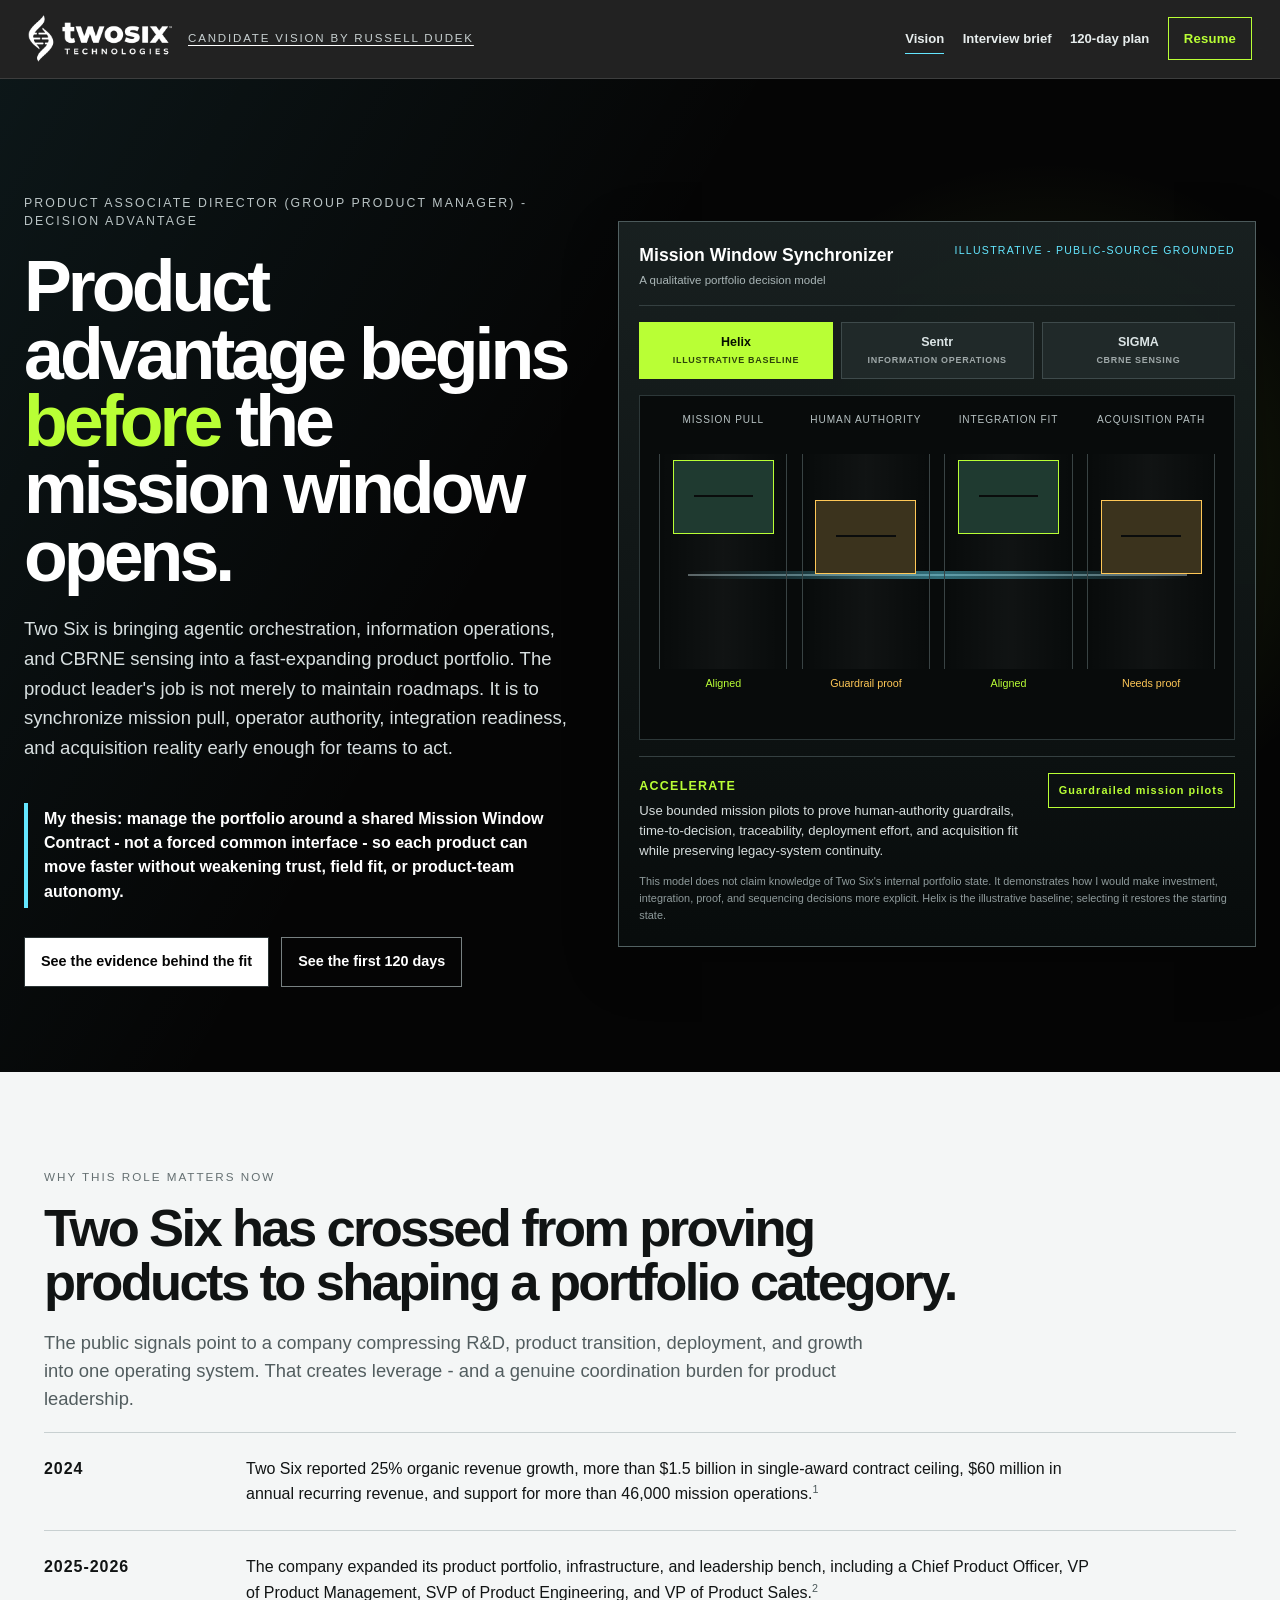
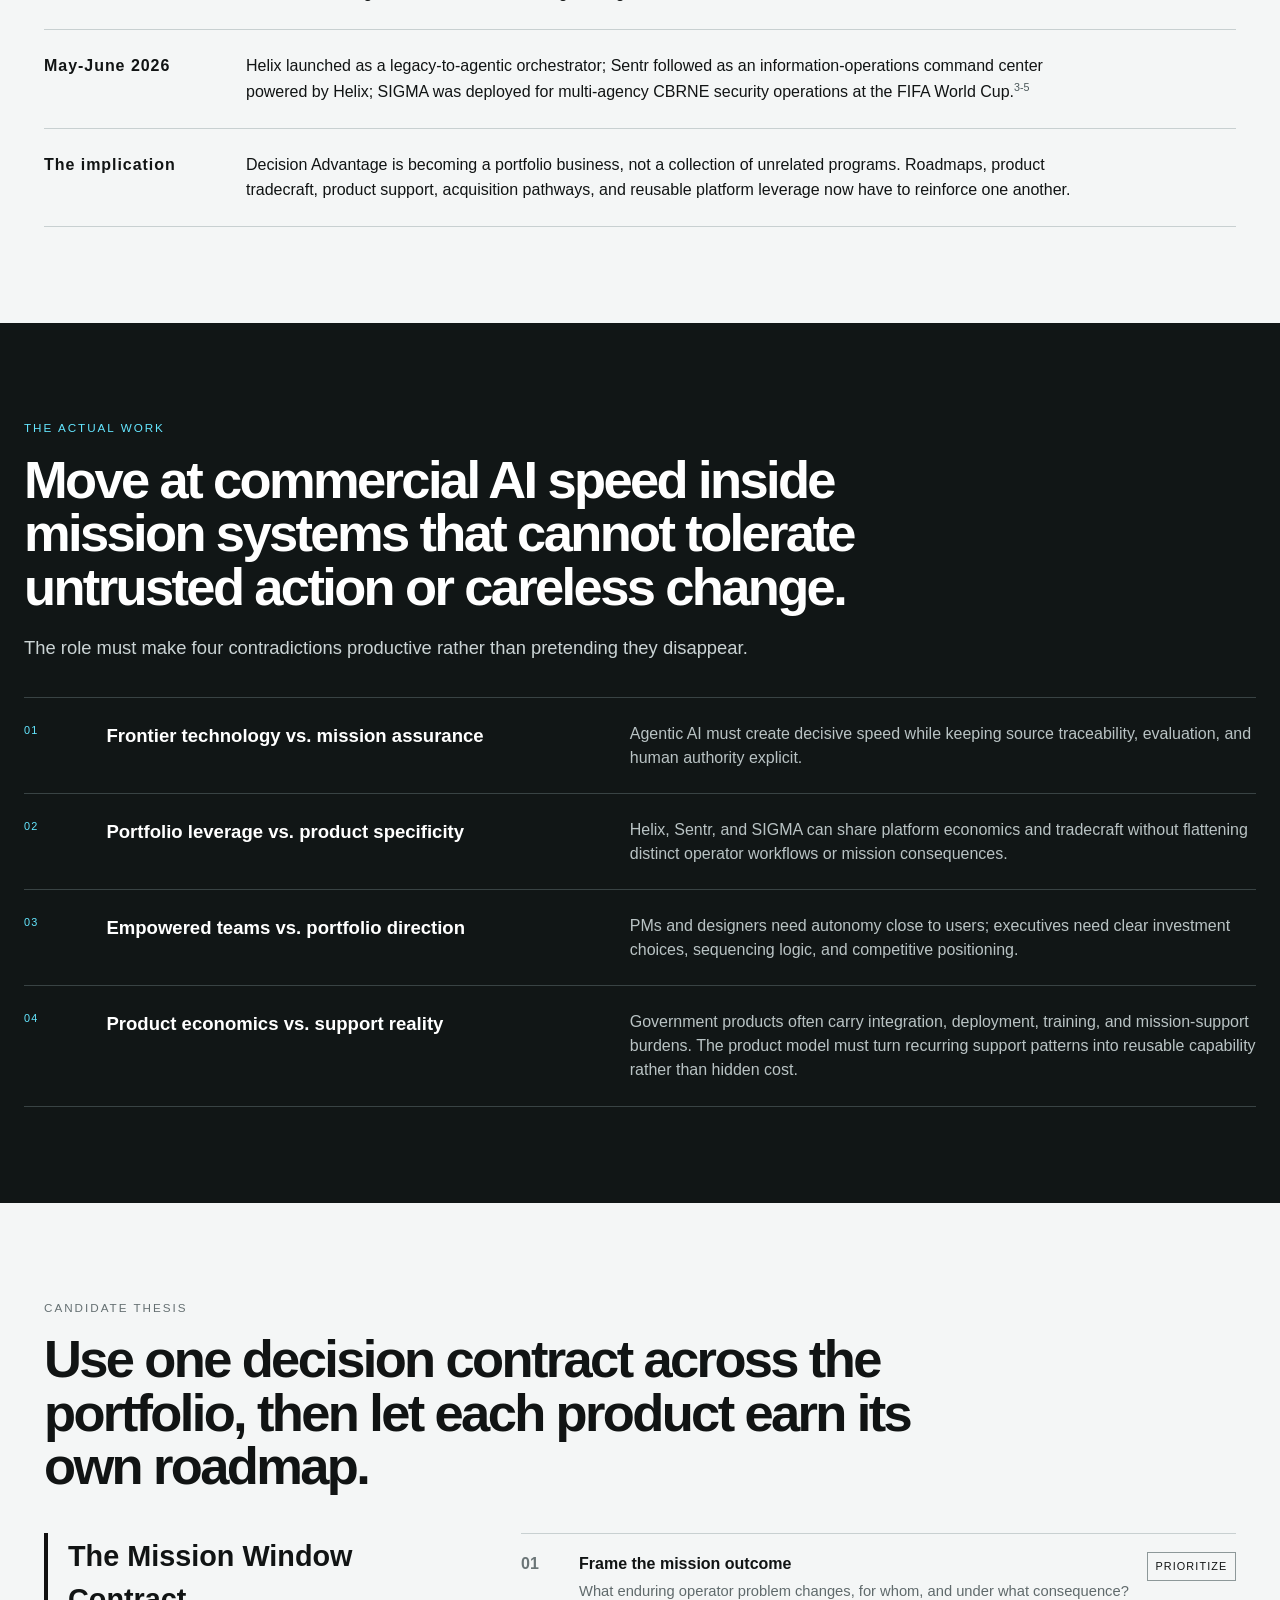
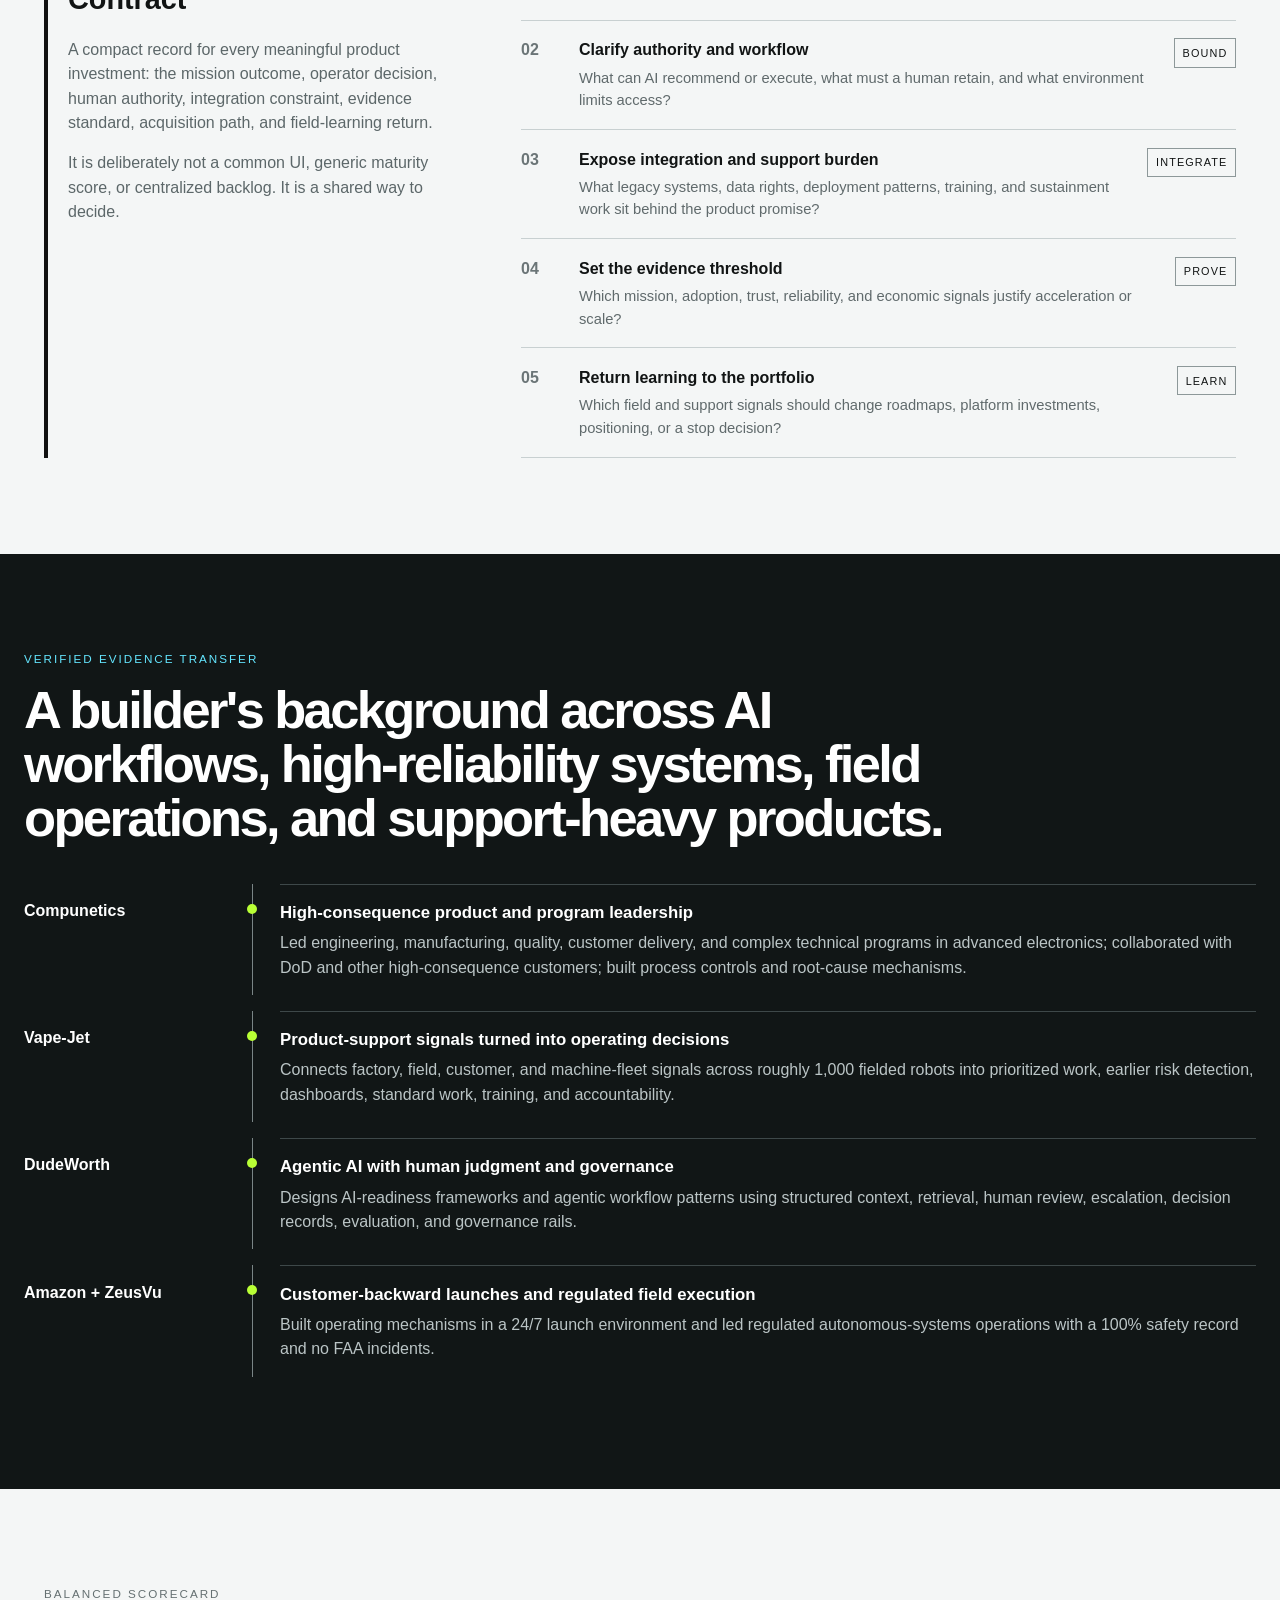
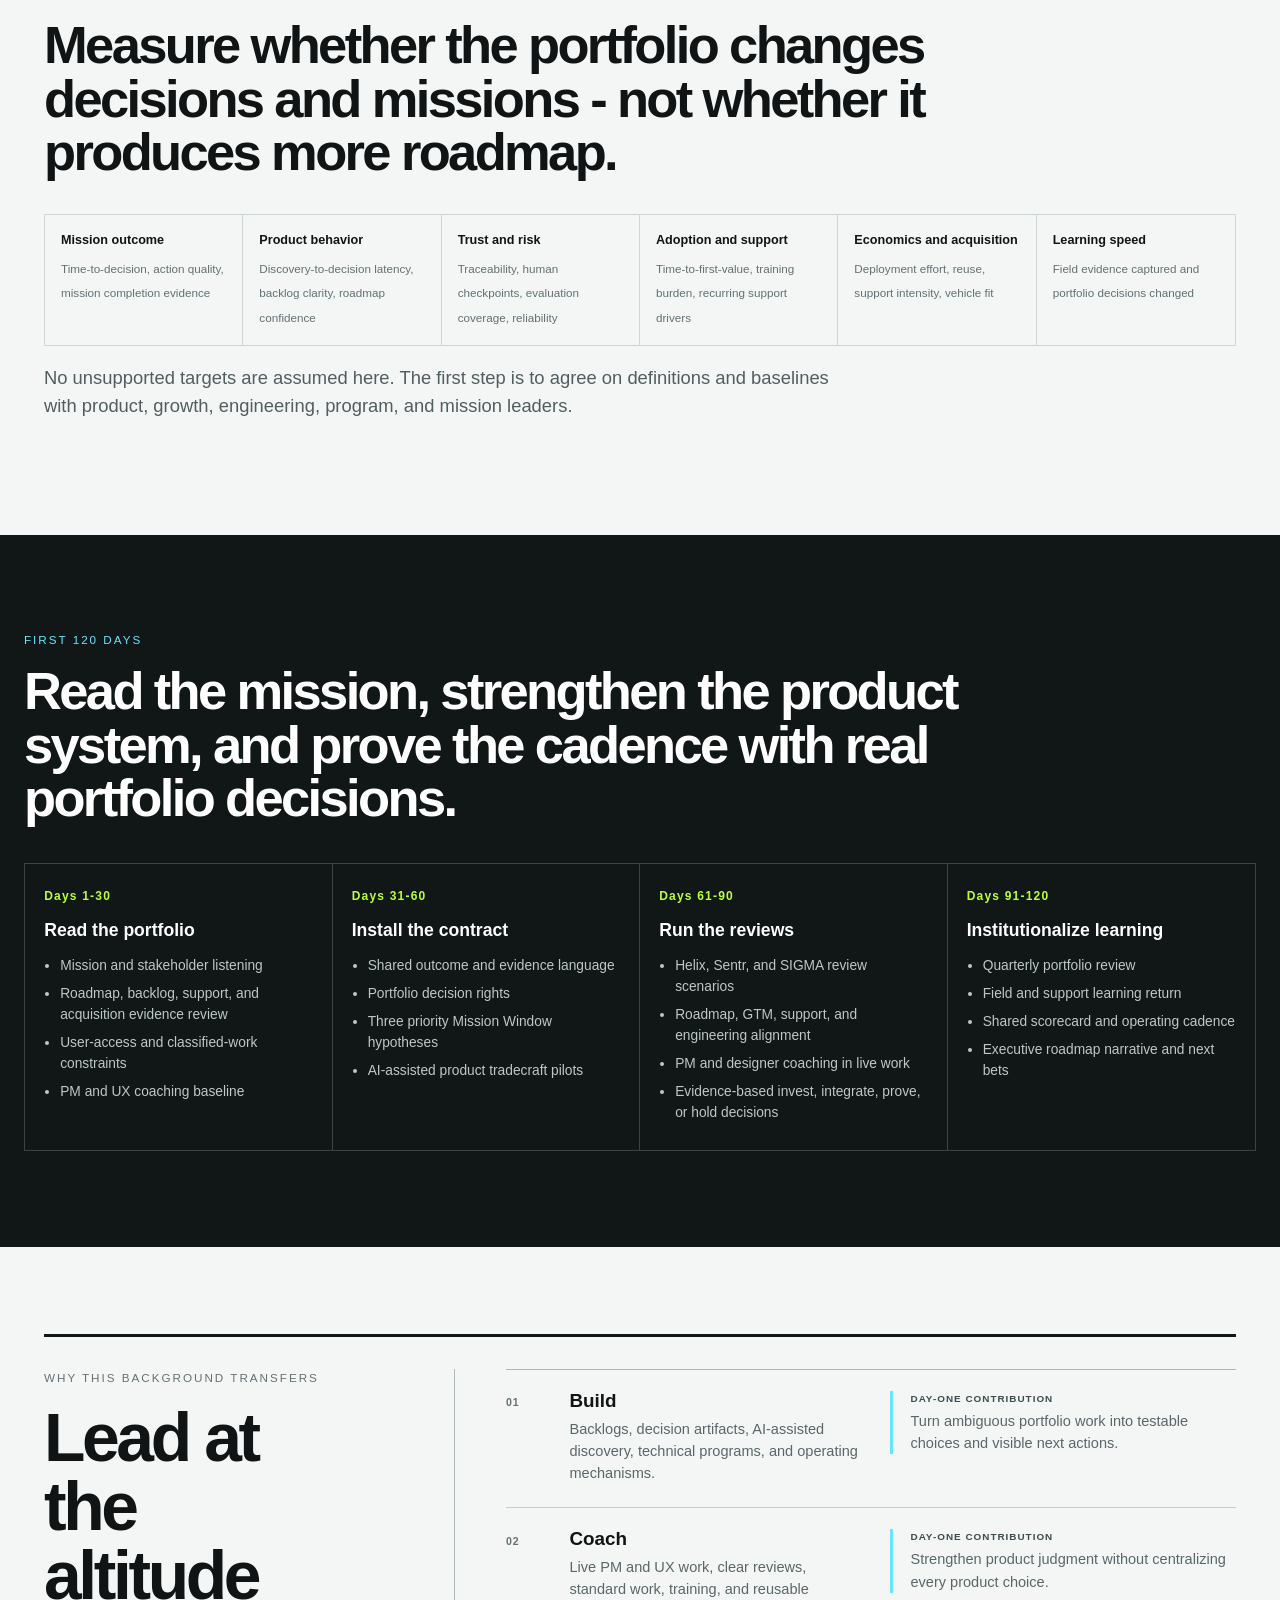
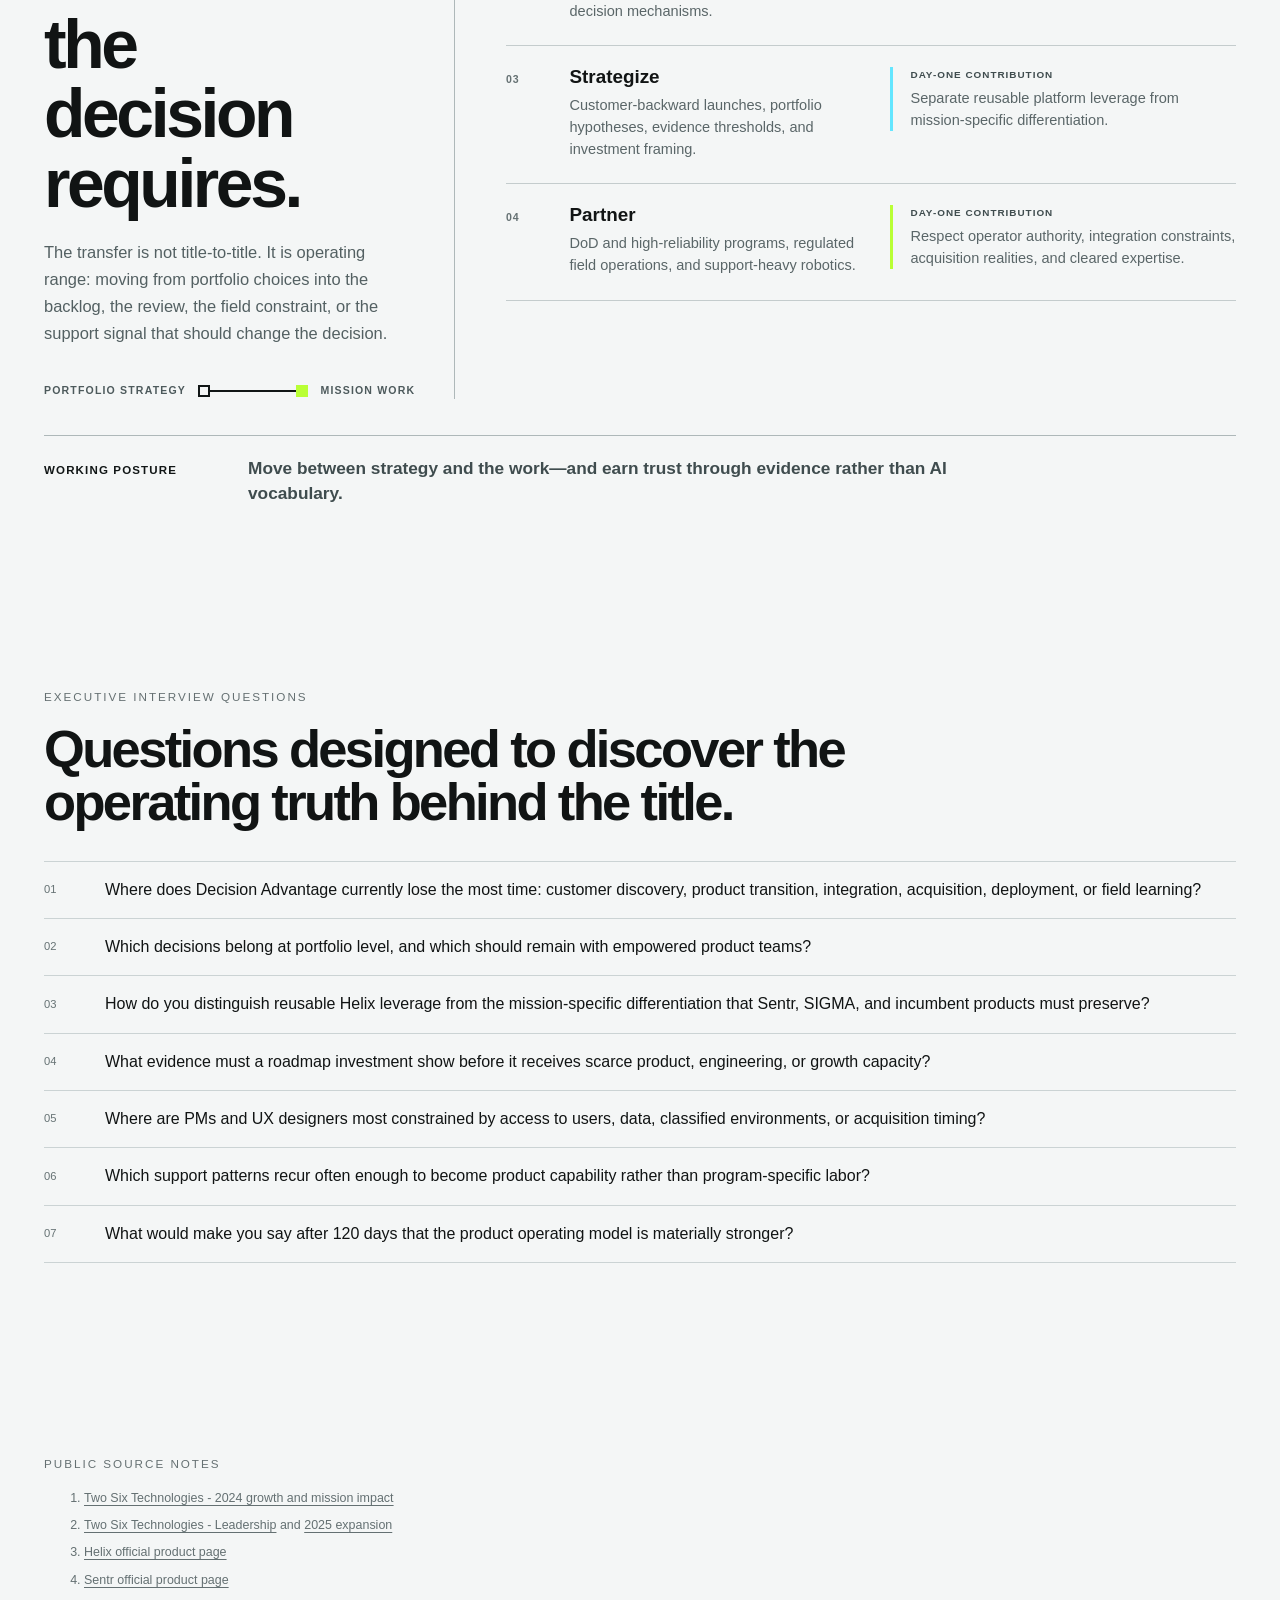
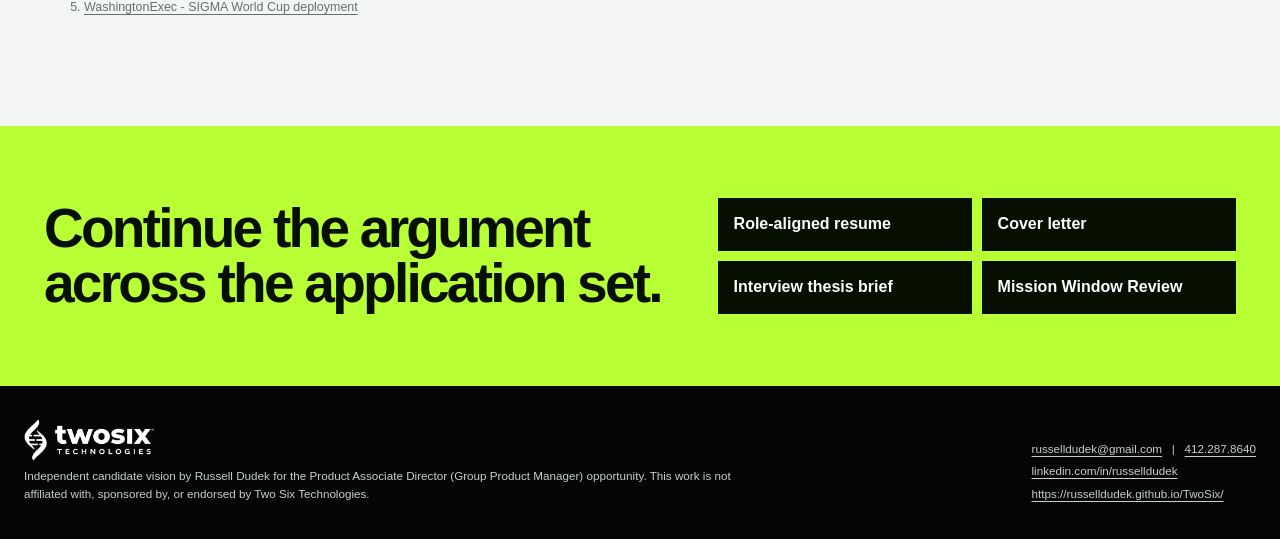
<file: index.html>
<!doctype html>
<html lang="en">
<head>
  <meta charset="utf-8">
  <meta name="viewport" content="width=device-width,initial-scale=1">
  <title>Two Six Technologies - Candidate Vision | Russell Dudek</title>
  <meta name="description" content="Independent candidate vision by Russell Dudek for Two Six Technologies Product Associate Director (Group Product Manager).">
  <link rel="stylesheet" href="styles.css">
  <link rel="stylesheet" href="site-2026.css">
  <link rel="stylesheet" href="transfer-2026.css">
</head>
<body>
  <a class="skip" href="#main">Skip to content</a>
  <header class="site-header">
    <nav class="nav" aria-label="Primary" data-menu-open="false">
      <a class="brand-lockup" href="index.html">
        <img src="assets/brand/two-six-logo-white.png" alt="Two Six Technologies">
        <span>Candidate vision by Russell Dudek</span>
      </a>
      <button class="nav-toggle" type="button" aria-controls="primary-links" aria-expanded="false">
        <span class="nav-toggle-lines" aria-hidden="true"></span>
        <span>Menu</span>
      </button>
      <div class="nav-links" id="primary-links">
        <a href="index.html" aria-current="page">Vision</a>
        <a href="interview-brief.html">Interview brief</a>
        <a href="120-day-plan.html">120-day plan</a>
        <a class="nav-cta" href="resume.html">Resume</a>
      </div>
    </nav>
  </header>

  <main id="main">
    <section class="hero">
      <div class="hero-grid">
        <div class="hero-copy">
          <p class="identity-line">Product Associate Director (Group Product Manager) - Decision Advantage</p>
          <h1>Product advantage begins <em>before</em> the mission window opens.</h1>
          <p class="hero-deck">Two Six is bringing agentic orchestration, information operations, and CBRNE sensing into a fast-expanding product portfolio. The product leader's job is not merely to maintain roadmaps. It is to synchronize mission pull, operator authority, integration readiness, and acquisition reality early enough for teams to act.</p>
          <div class="thesis-strip">My thesis: manage the portfolio around a shared Mission Window Contract - not a forced common interface - so each product can move faster without weakening trust, field fit, or product-team autonomy.</div>
          <div class="hero-actions">
            <a class="button" href="#evidence">See the evidence behind the fit</a>
            <a class="button secondary" href="120-day-plan.html">See the first 120 days</a>
          </div>
        </div>

        <div class="artifact-shell" id="model" aria-labelledby="model-title">
          <div class="artifact-head">
            <div>
              <h2 id="model-title">Mission Window Synchronizer</h2>
              <p>A qualitative portfolio decision model</p>
            </div>
            <span class="model-tag">Illustrative - public-source grounded</span>
          </div>
          <div class="scenario-tabs" role="tablist" aria-label="Product scenario">
            <button type="button" data-scenario="helix" role="tab" aria-selected="true" tabindex="0">Helix<small>Illustrative baseline</small></button>
            <button type="button" data-scenario="sentr" role="tab" aria-selected="false" tabindex="-1">Sentr<small>Information operations</small></button>
            <button type="button" data-scenario="sigma" role="tab" aria-selected="false" tabindex="-1">SIGMA<small>CBRNE sensing</small></button>
          </div>
          <div class="sync-board">
            <div class="sync-track"></div>
            <div class="pulse" aria-hidden="true"></div>
            <div class="sync-gates">
              <div class="gate" data-state="aligned"><span class="gate-label">Mission pull</span><div class="gate-well"><span class="gate-blade"></span></div><span class="gate-state">Aligned</span></div>
              <div class="gate" data-state="proof"><span class="gate-label">Human authority</span><div class="gate-well"><span class="gate-blade"></span></div><span class="gate-state">Guardrail proof</span></div>
              <div class="gate" data-state="aligned"><span class="gate-label">Integration fit</span><div class="gate-well"><span class="gate-blade"></span></div><span class="gate-state">Aligned</span></div>
              <div class="gate" data-state="proof"><span class="gate-label">Acquisition path</span><div class="gate-well"><span class="gate-blade"></span></div><span class="gate-state">Needs proof</span></div>
            </div>
          </div>
          <div class="decision-port" aria-live="polite">
            <div>
              <strong id="decision-name">ACCELERATE</strong>
              <p id="decision-summary"></p>
            </div>
            <span class="decision-badge" id="decision-badge">Guardrailed mission pilots</span>
          </div>
          <p class="model-note">This model does not claim knowledge of Two Six's internal portfolio state. It demonstrates how I would make investment, integration, proof, and sequencing decisions more explicit. Helix is the illustrative baseline; selecting it restores the starting state.</p>
        </div>
      </div>
    </section>

    <section class="section">
      <p class="section-kicker">Why this role matters now</p>
      <h2>Two Six has crossed from proving products to shaping a portfolio category.</h2>
      <p class="section-lead">The public signals point to a company compressing R&amp;D, product transition, deployment, and growth into one operating system. That creates leverage - and a genuine coordination burden for product leadership.</p>
      <div class="moment-line"><time>2024</time><p>Two Six reported 25% organic revenue growth, more than $1.5 billion in single-award contract ceiling, $60 million in annual recurring revenue, and support for more than 46,000 mission operations.<sup class="source-mark">1</sup></p></div>
      <div class="moment-line"><time>2025-2026</time><p>The company expanded its product portfolio, infrastructure, and leadership bench, including a Chief Product Officer, VP of Product Management, SVP of Product Engineering, and VP of Product Sales.<sup class="source-mark">2</sup></p></div>
      <div class="moment-line"><time>May-June 2026</time><p>Helix launched as a legacy-to-agentic orchestrator; Sentr followed as an information-operations command center powered by Helix; SIGMA was deployed for multi-agency CBRNE security operations at the FIFA World Cup.<sup class="source-mark">3-5</sup></p></div>
      <div class="moment-line"><time>The implication</time><p>Decision Advantage is becoming a portfolio business, not a collection of unrelated programs. Roadmaps, product tradecraft, product support, acquisition pathways, and reusable platform leverage now have to reinforce one another.</p></div>
    </section>

    <section class="section dark">
      <div class="inner">
        <p class="section-kicker">The actual work</p>
        <h2>Move at commercial AI speed inside mission systems that cannot tolerate untrusted action or careless change.</h2>
        <p class="section-lead">The role must make four contradictions productive rather than pretending they disappear.</p>
        <div class="tension-stack">
          <div class="tension"><span class="num">01</span><h3>Frontier technology vs. mission assurance</h3><p>Agentic AI must create decisive speed while keeping source traceability, evaluation, and human authority explicit.</p></div>
          <div class="tension"><span class="num">02</span><h3>Portfolio leverage vs. product specificity</h3><p>Helix, Sentr, and SIGMA can share platform economics and tradecraft without flattening distinct operator workflows or mission consequences.</p></div>
          <div class="tension"><span class="num">03</span><h3>Empowered teams vs. portfolio direction</h3><p>PMs and designers need autonomy close to users; executives need clear investment choices, sequencing logic, and competitive positioning.</p></div>
          <div class="tension"><span class="num">04</span><h3>Product economics vs. support reality</h3><p>Government products often carry integration, deployment, training, and mission-support burdens. The product model must turn recurring support patterns into reusable capability rather than hidden cost.</p></div>
        </div>
      </div>
    </section>

    <section class="section">
      <p class="section-kicker">Candidate thesis</p>
      <h2>Use one decision contract across the portfolio, then let each product earn its own roadmap.</h2>
      <div class="contract">
        <div class="contract-rail"><h3>The Mission Window Contract</h3><p>A compact record for every meaningful product investment: the mission outcome, operator decision, human authority, integration constraint, evidence standard, acquisition path, and field-learning return.</p><p>It is deliberately not a common UI, generic maturity score, or centralized backlog. It is a shared way to decide.</p></div>
        <div class="contract-steps">
          <div class="contract-step"><span class="step-no">01</span><div><h4>Frame the mission outcome</h4><p>What enduring operator problem changes, for whom, and under what consequence?</p></div><span class="decision">Prioritize</span></div>
          <div class="contract-step"><span class="step-no">02</span><div><h4>Clarify authority and workflow</h4><p>What can AI recommend or execute, what must a human retain, and what environment limits access?</p></div><span class="decision">Bound</span></div>
          <div class="contract-step"><span class="step-no">03</span><div><h4>Expose integration and support burden</h4><p>What legacy systems, data rights, deployment patterns, training, and sustainment work sit behind the product promise?</p></div><span class="decision">Integrate</span></div>
          <div class="contract-step"><span class="step-no">04</span><div><h4>Set the evidence threshold</h4><p>Which mission, adoption, trust, reliability, and economic signals justify acceleration or scale?</p></div><span class="decision">Prove</span></div>
          <div class="contract-step"><span class="step-no">05</span><div><h4>Return learning to the portfolio</h4><p>Which field and support signals should change roadmaps, platform investments, positioning, or a stop decision?</p></div><span class="decision">Learn</span></div>
        </div>
      </div>
    </section>

    <section class="section dark" id="evidence">
      <div class="inner">
        <p class="section-kicker">Verified evidence transfer</p>
        <h2>A builder's background across AI workflows, high-reliability systems, field operations, and support-heavy products.</h2>
        <div class="evidence-trail">
          <div class="evidence-row"><div class="evidence-org">Compunetics</div><div class="trail-line"></div><div class="evidence-copy"><h3>High-consequence product and program leadership</h3><p>Led engineering, manufacturing, quality, customer delivery, and complex technical programs in advanced electronics; collaborated with DoD and other high-consequence customers; built process controls and root-cause mechanisms.</p></div></div>
          <div class="evidence-row"><div class="evidence-org">Vape-Jet</div><div class="trail-line"></div><div class="evidence-copy"><h3>Product-support signals turned into operating decisions</h3><p>Connects factory, field, customer, and machine-fleet signals across roughly 1,000 fielded robots into prioritized work, earlier risk detection, dashboards, standard work, training, and accountability.</p></div></div>
          <div class="evidence-row"><div class="evidence-org">DudeWorth</div><div class="trail-line"></div><div class="evidence-copy"><h3>Agentic AI with human judgment and governance</h3><p>Designs AI-readiness frameworks and agentic workflow patterns using structured context, retrieval, human review, escalation, decision records, evaluation, and governance rails.</p></div></div>
          <div class="evidence-row"><div class="evidence-org">Amazon + ZeusVu</div><div class="trail-line"></div><div class="evidence-copy"><h3>Customer-backward launches and regulated field execution</h3><p>Built operating mechanisms in a 24/7 launch environment and led regulated autonomous-systems operations with a 100% safety record and no FAA incidents.</p></div></div>
        </div>
      </div>
    </section>

    <section class="section">
      <p class="section-kicker">Balanced scorecard</p>
      <h2>Measure whether the portfolio changes decisions and missions - not whether it produces more roadmap.</h2>
      <div class="score-band">
        <div class="score-item"><strong>Mission outcome</strong><span>Time-to-decision, action quality, mission completion evidence</span></div>
        <div class="score-item"><strong>Product behavior</strong><span>Discovery-to-decision latency, backlog clarity, roadmap confidence</span></div>
        <div class="score-item"><strong>Trust and risk</strong><span>Traceability, human checkpoints, evaluation coverage, reliability</span></div>
        <div class="score-item"><strong>Adoption and support</strong><span>Time-to-first-value, training burden, recurring support drivers</span></div>
        <div class="score-item"><strong>Economics and acquisition</strong><span>Deployment effort, reuse, support intensity, vehicle fit</span></div>
        <div class="score-item"><strong>Learning speed</strong><span>Field evidence captured and portfolio decisions changed</span></div>
      </div>
      <p class="section-lead">No unsupported targets are assumed here. The first step is to agree on definitions and baselines with product, growth, engineering, program, and mission leaders.</p>
    </section>

    <section class="section dark">
      <div class="inner">
        <p class="section-kicker">First 120 days</p>
        <h2>Read the mission, strengthen the product system, and prove the cadence with real portfolio decisions.</h2>
        <div class="days">
          <div class="day"><span class="range">Days 1-30</span><h3>Read the portfolio</h3><ul><li>Mission and stakeholder listening</li><li>Roadmap, backlog, support, and acquisition evidence review</li><li>User-access and classified-work constraints</li><li>PM and UX coaching baseline</li></ul></div>
          <div class="day"><span class="range">Days 31-60</span><h3>Install the contract</h3><ul><li>Shared outcome and evidence language</li><li>Portfolio decision rights</li><li>Three priority Mission Window hypotheses</li><li>AI-assisted product tradecraft pilots</li></ul></div>
          <div class="day"><span class="range">Days 61-90</span><h3>Run the reviews</h3><ul><li>Helix, Sentr, and SIGMA review scenarios</li><li>Roadmap, GTM, support, and engineering alignment</li><li>PM and designer coaching in live work</li><li>Evidence-based invest, integrate, prove, or hold decisions</li></ul></div>
          <div class="day"><span class="range">Days 91-120</span><h3>Institutionalize learning</h3><ul><li>Quarterly portfolio review</li><li>Field and support learning return</li><li>Shared scorecard and operating cadence</li><li>Executive roadmap narrative and next bets</li></ul></div>
        </div>
      </div>
    </section>

    <section class="section transfer-section" id="working-range">
      <div class="transfer-grid">
        <div class="transfer-intro">
          <p class="section-kicker">Why this background transfers</p>
          <h2>Lead at the altitude the decision requires.</h2>
          <p class="transfer-lead">The transfer is not title-to-title. It is operating range: moving from portfolio choices into the backlog, the review, the field constraint, or the support signal that should change the decision.</p>
          <div class="range-axis" aria-label="Operating range from portfolio strategy to mission work">
            <span>Portfolio strategy</span>
            <span class="range-line" aria-hidden="true"></span>
            <span>Mission work</span>
          </div>
        </div>

        <div class="transfer-lanes" aria-label="Working posture and day-one contribution">
          <article class="transfer-lane">
            <span class="transfer-index">01</span>
            <div class="transfer-mode"><h3>Build</h3><p>Backlogs, decision artifacts, AI-assisted discovery, technical programs, and operating mechanisms.</p></div>
            <div class="transfer-value"><span>Day-one contribution</span><p>Turn ambiguous portfolio work into testable choices and visible next actions.</p></div>
          </article>
          <article class="transfer-lane">
            <span class="transfer-index">02</span>
            <div class="transfer-mode"><h3>Coach</h3><p>Live PM and UX work, clear reviews, standard work, training, and reusable decision mechanisms.</p></div>
            <div class="transfer-value"><span>Day-one contribution</span><p>Strengthen product judgment without centralizing every product choice.</p></div>
          </article>
          <article class="transfer-lane">
            <span class="transfer-index">03</span>
            <div class="transfer-mode"><h3>Strategize</h3><p>Customer-backward launches, portfolio hypotheses, evidence thresholds, and investment framing.</p></div>
            <div class="transfer-value"><span>Day-one contribution</span><p>Separate reusable platform leverage from mission-specific differentiation.</p></div>
          </article>
          <article class="transfer-lane">
            <span class="transfer-index">04</span>
            <div class="transfer-mode"><h3>Partner</h3><p>DoD and high-reliability programs, regulated field operations, and support-heavy robotics.</p></div>
            <div class="transfer-value"><span>Day-one contribution</span><p>Respect operator authority, integration constraints, acquisition realities, and cleared expertise.</p></div>
          </article>
        </div>
      </div>
      <div class="transfer-result"><strong>Working posture</strong><p>Move between strategy and the work—and earn trust through evidence rather than AI vocabulary.</p></div>
    </section>

    <section class="section">
      <p class="section-kicker">Executive interview questions</p>
      <h2>Questions designed to discover the operating truth behind the title.</h2>
      <div class="question-list">
        <div class="question">Where does Decision Advantage currently lose the most time: customer discovery, product transition, integration, acquisition, deployment, or field learning?</div>
        <div class="question">Which decisions belong at portfolio level, and which should remain with empowered product teams?</div>
        <div class="question">How do you distinguish reusable Helix leverage from the mission-specific differentiation that Sentr, SIGMA, and incumbent products must preserve?</div>
        <div class="question">What evidence must a roadmap investment show before it receives scarce product, engineering, or growth capacity?</div>
        <div class="question">Where are PMs and UX designers most constrained by access to users, data, classified environments, or acquisition timing?</div>
        <div class="question">Which support patterns recur often enough to become product capability rather than program-specific labor?</div>
        <div class="question">What would make you say after 120 days that the product operating model is materially stronger?</div>
      </div>
    </section>

    <section class="section">
      <p class="section-kicker">Public source notes</p>
      <ol class="source-list">
        <li><a href="https://twosixtech.com/news/two-six-technologies-delivers-strategic-growth-and-makes-exceptional-mission-impact-in-2024/">Two Six Technologies - 2024 growth and mission impact</a></li>
        <li><a href="https://twosixtech.com/about/leadership/">Two Six Technologies - Leadership</a> and <a href="https://twosixtech.com/news/two-six-technologies-expanded-operational-footprint-and-strengthened-strategic-product-portfolio-in-2025/">2025 expansion</a></li>
        <li><a href="https://twosixtech.com/products/helix/">Helix official product page</a></li>
        <li><a href="https://twosixtech.com/products/sentr/">Sentr official product page</a></li>
        <li><a href="https://washingtonexec.com/2026/06/two-six-brings-sigma-to-fifa-world-cup-security/">WashingtonExec - SIGMA World Cup deployment</a></li>
      </ol>
    </section>

    <section class="cta-band">
      <div class="inner">
        <h2>Continue the argument across the application set.</h2>
        <div class="cta-links">
          <a href="resume.html">Role-aligned resume</a>
          <a href="cover-letter.html">Cover letter</a>
          <a href="interview-brief.html">Interview thesis brief</a>
          <a href="mission-window-review.html">Mission Window Review</a>
        </div>
      </div>
    </section>
  </main>

  <footer class="site-footer">
    <div class="inner">
      <div>
        <img src="assets/brand/two-six-logo-white.png" alt="">
        <p>Independent candidate vision by Russell Dudek for the Product Associate Director (Group Product Manager) opportunity. This work is not affiliated with, sponsored by, or endorsed by Two Six Technologies.</p>
      </div>
      <div>
        <p><a href="mailto:russelldudek@gmail.com">russelldudek@gmail.com</a> &nbsp; | &nbsp; <a href="tel:+14122878640">412.287.8640</a></p>
        <p><a href="https://www.linkedin.com/in/russelldudek">linkedin.com/in/russelldudek</a></p>
        <p><a href="https://russelldudek.github.io/TwoSix/">https://russelldudek.github.io/TwoSix/</a></p>
      </div>
    </div>
  </footer>
  <script src="app.js"></script>
</body>
</html>
</file>
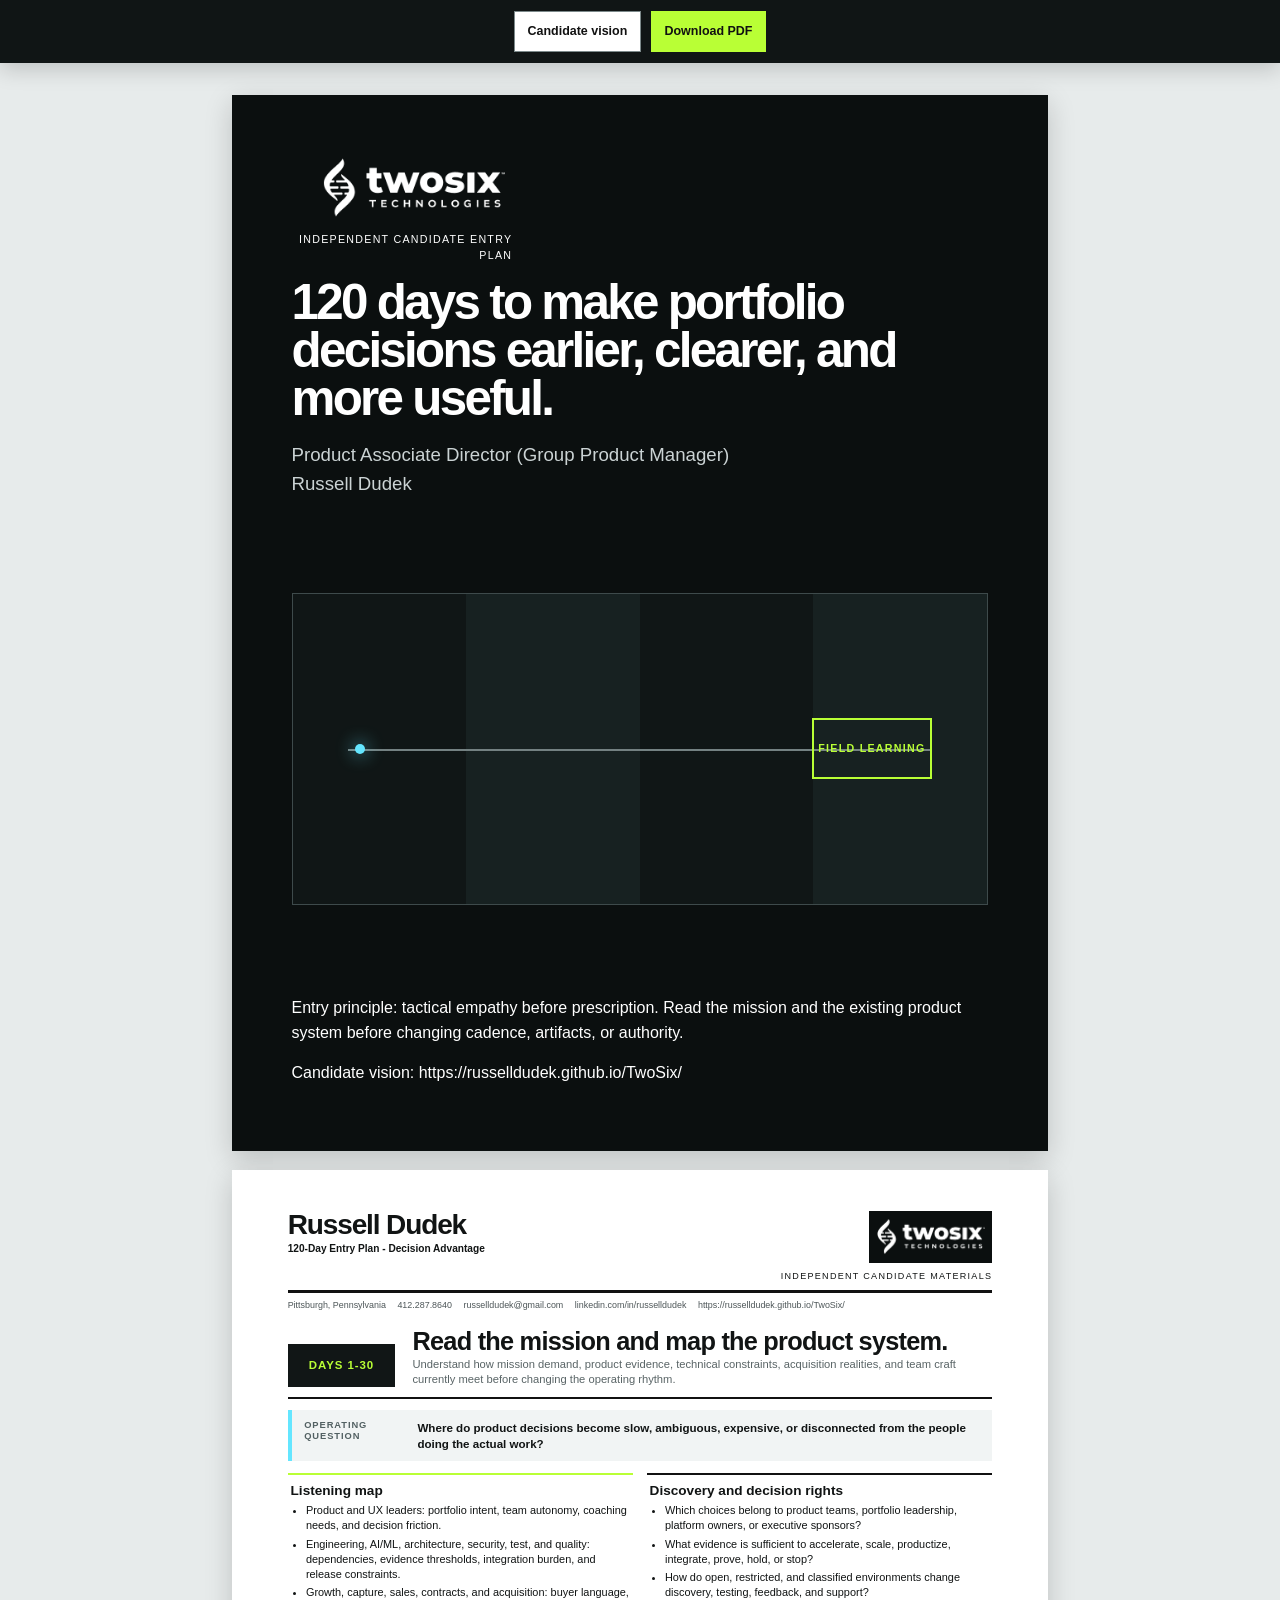
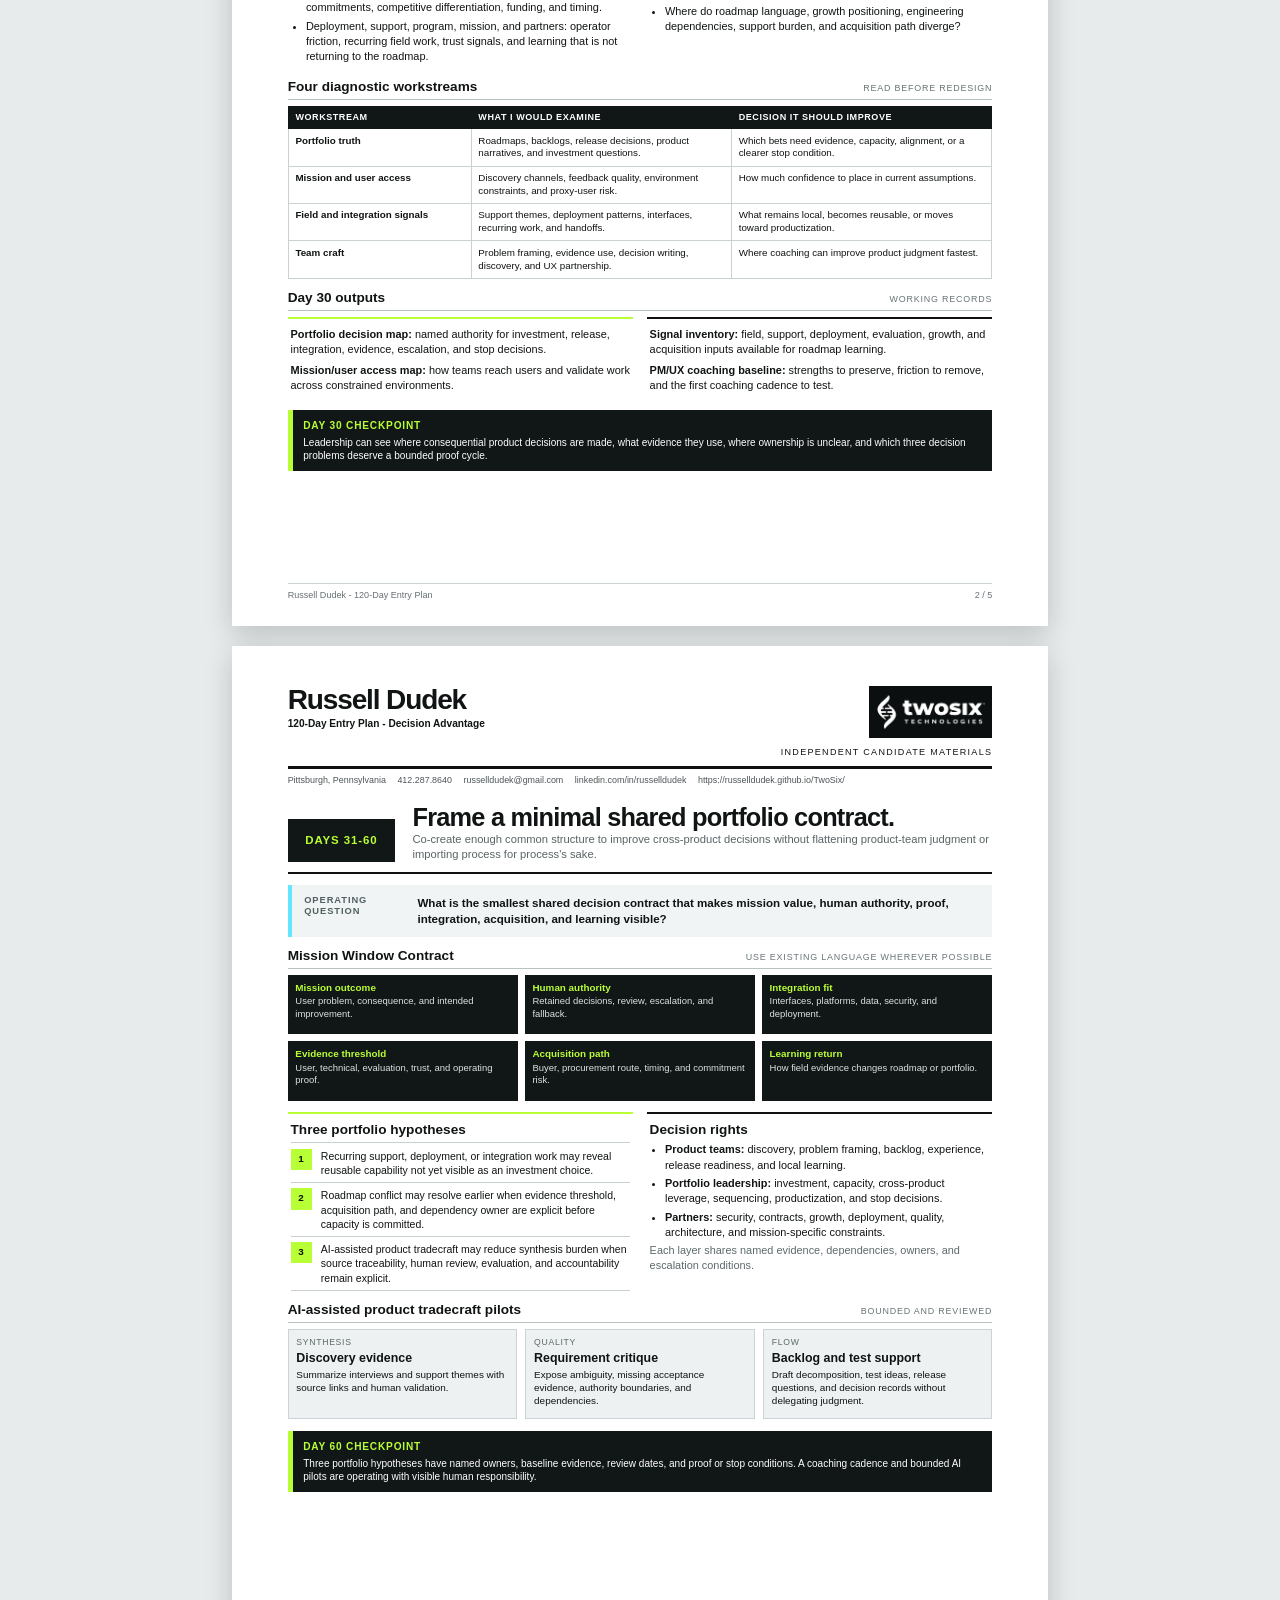
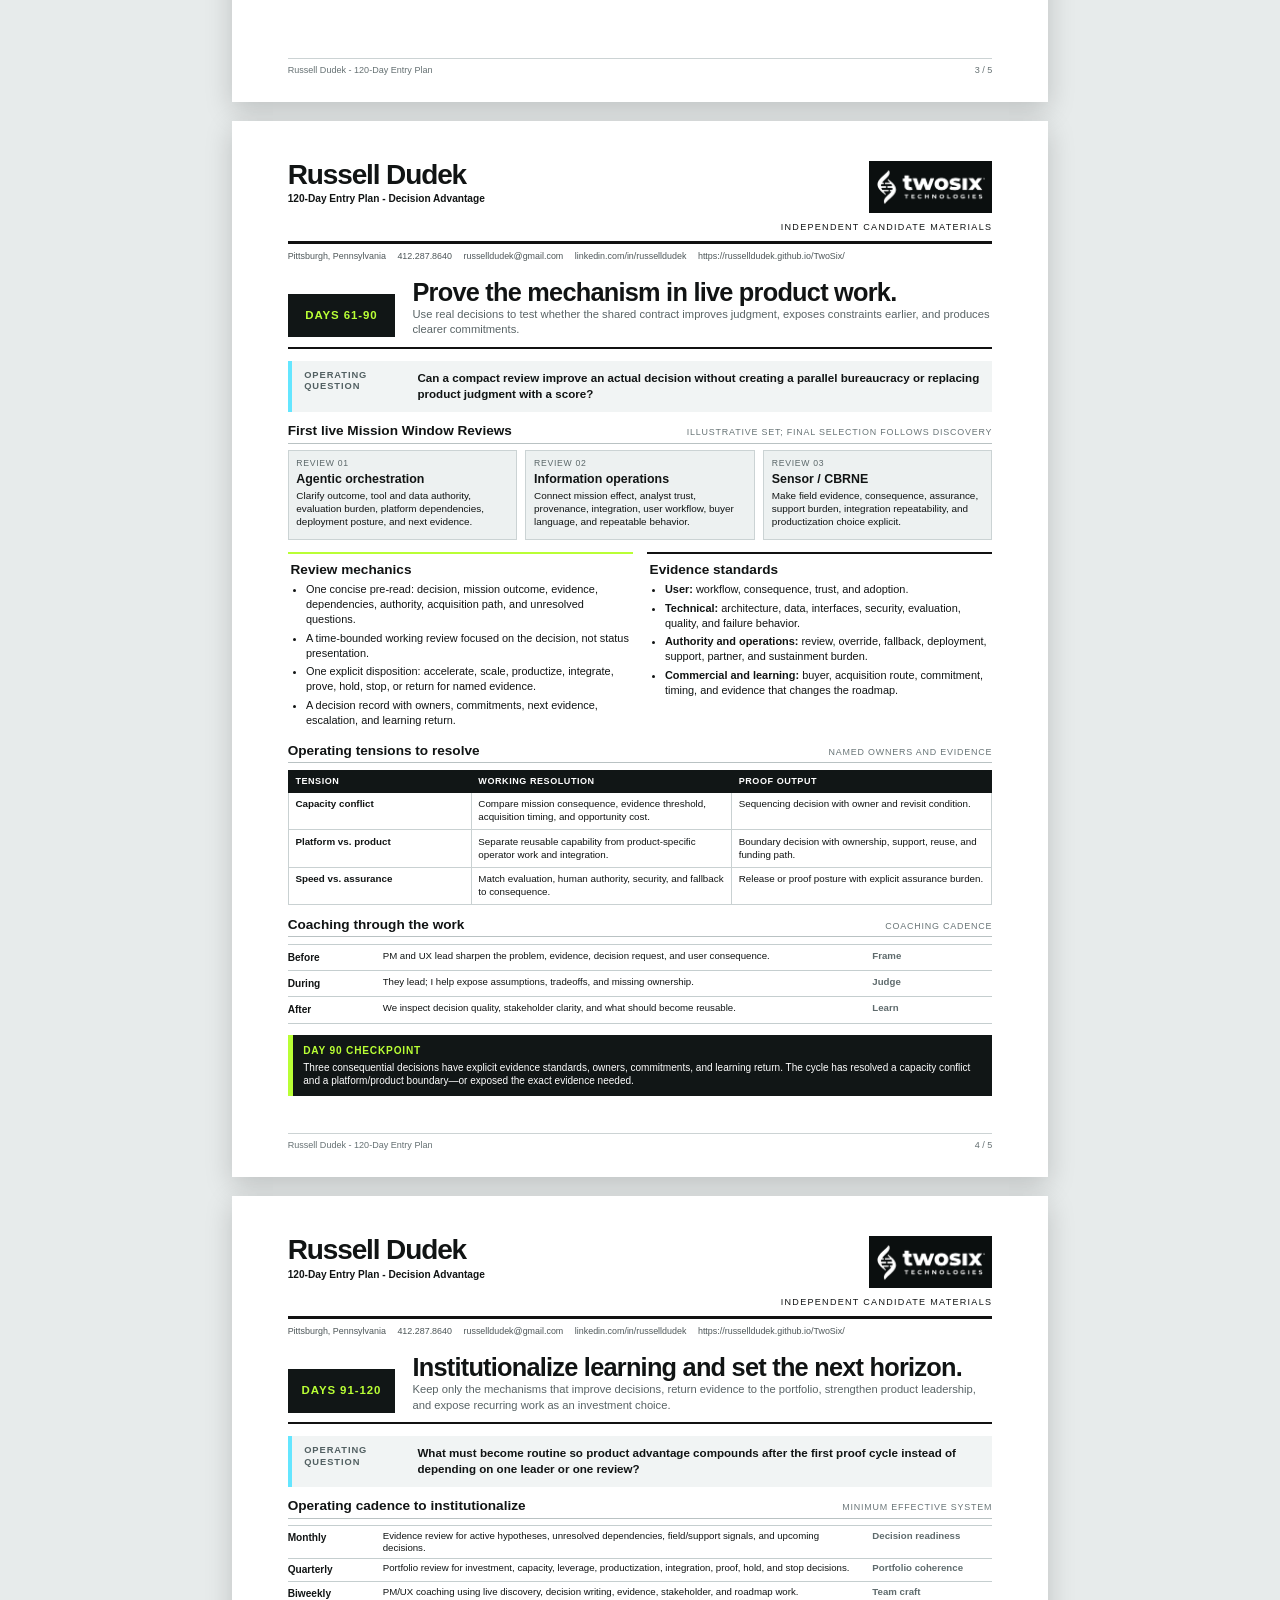
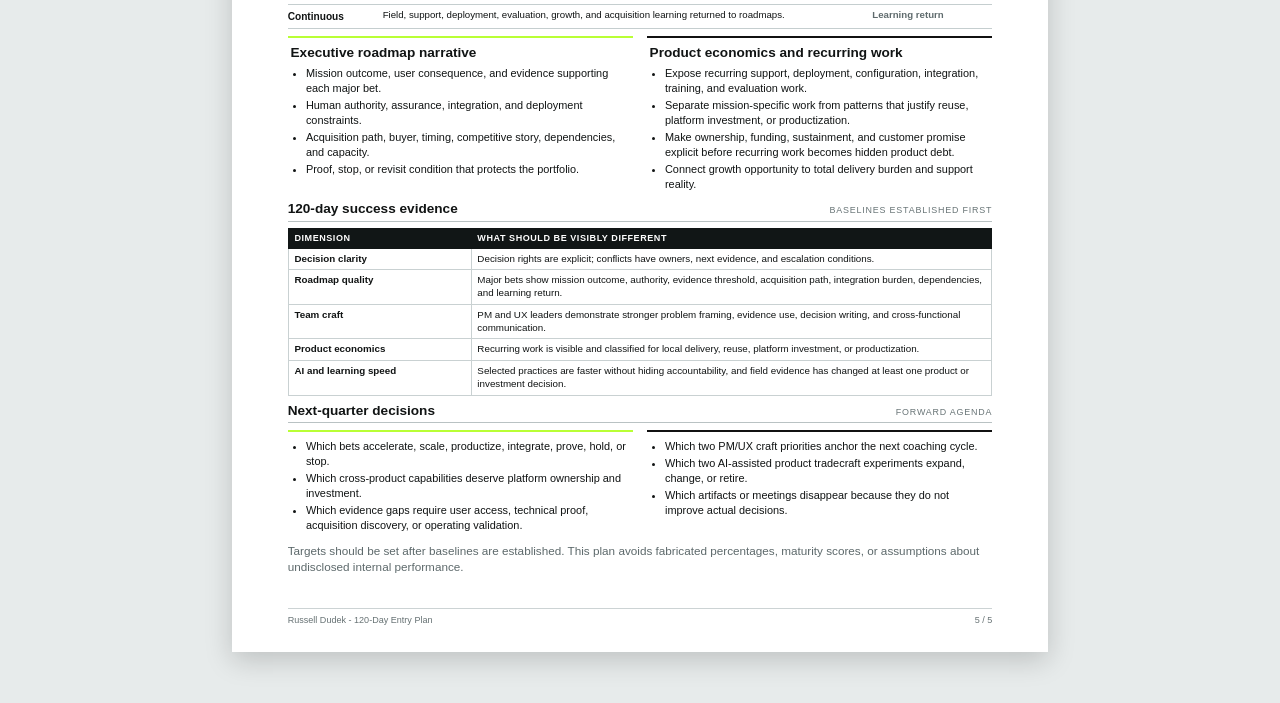
<file: 120-day-plan.html>
<!doctype html>
<html lang="en">
<head>
  <meta charset="utf-8">
  <meta name="viewport" content="width=device-width,initial-scale=1">
  <title>Russell Dudek - Two Six 120-Day Entry Plan</title>
  <link rel="stylesheet" href="styles.css">
  <link rel="stylesheet" href="entry-plan-2026.css">
</head>
<body class="doc-body">
  <div class="doc-actions screen-only">
    <a href="index.html">Candidate vision</a>
    <a class="primary" href="docs/Russell-Dudek-Two-Six-120-Day-Entry-Plan.pdf" download>Download PDF</a>
  </div>

  <main class="document-stack">
    <section class="sheet dark-cover brief-cover">
      <div>
        <div class="doc-company"><img src="assets/brand/two-six-logo-white.png" alt="Two Six Technologies"><span>Independent candidate entry plan</span></div>
        <div class="brief-title"><h1>120 days to make portfolio decisions earlier, clearer, and more useful.</h1><p>Product Associate Director (Group Product Manager)<br>Russell Dudek</p></div>
      </div>
      <div class="cover-art"><div class="art-window">FIELD LEARNING</div></div>
      <div><p>Entry principle: tactical empathy before prescription. Read the mission and the existing product system before changing cadence, artifacts, or authority.</p><p>Candidate vision: https://russelldudek.github.io/TwoSix/</p></div>
    </section>

    <section class="sheet brief plan-sheet">
      <div class="doc-head"><div><h1>Russell Dudek</h1><div class="identity">120-Day Entry Plan - Decision Advantage</div></div><div class="doc-company"><img src="assets/brand/two-six-logo-white.png" alt="Two Six Technologies"><span>Independent candidate materials</span></div></div>
      <div class="contact-line"><span>Pittsburgh, Pennsylvania</span><span>412.287.8640</span><a href="mailto:russelldudek@gmail.com">russelldudek@gmail.com</a><a href="https://www.linkedin.com/in/russelldudek">linkedin.com/in/russelldudek</a><a href="https://russelldudek.github.io/TwoSix/">https://russelldudek.github.io/TwoSix/</a></div>
      <div class="plan-phase-head"><div class="plan-range">Days 1-30</div><div><h2>Read the mission and map the product system.</h2><p>Understand how mission demand, product evidence, technical constraints, acquisition realities, and team craft currently meet before changing the operating rhythm.</p></div></div>
      <div class="plan-question"><strong>Operating question</strong><p>Where do product decisions become slow, ambiguous, expensive, or disconnected from the people doing the actual work?</p></div>

      <div class="plan-grid">
        <div class="plan-card accent"><h3>Listening map</h3><ul>
          <li>Product and UX leaders: portfolio intent, team autonomy, coaching needs, and decision friction.</li>
          <li>Engineering, AI/ML, architecture, security, test, and quality: dependencies, evidence thresholds, integration burden, and release constraints.</li>
          <li>Growth, capture, sales, contracts, and acquisition: buyer language, commitments, competitive differentiation, funding, and timing.</li>
          <li>Deployment, support, program, mission, and partners: operator friction, recurring field work, trust signals, and learning that is not returning to the roadmap.</li>
        </ul></div>
        <div class="plan-card"><h3>Discovery and decision rights</h3><ul>
          <li>Which choices belong to product teams, portfolio leadership, platform owners, or executive sponsors?</li>
          <li>What evidence is sufficient to accelerate, scale, productize, integrate, prove, hold, or stop?</li>
          <li>How do open, restricted, and classified environments change discovery, testing, feedback, and support?</li>
          <li>Where do roadmap language, growth positioning, engineering dependencies, support burden, and acquisition path diverge?</li>
        </ul></div>
      </div>

      <div class="plan-section"><div class="plan-section-title"><h3>Four diagnostic workstreams</h3><span>Read before redesign</span></div>
        <table class="plan-table plan-output-table"><thead><tr><th>Workstream</th><th>What I would examine</th><th>Decision it should improve</th></tr></thead><tbody>
          <tr><td>Portfolio truth</td><td>Roadmaps, backlogs, release decisions, product narratives, and investment questions.</td><td>Which bets need evidence, capacity, alignment, or a clearer stop condition.</td></tr>
          <tr><td>Mission and user access</td><td>Discovery channels, feedback quality, environment constraints, and proxy-user risk.</td><td>How much confidence to place in current assumptions.</td></tr>
          <tr><td>Field and integration signals</td><td>Support themes, deployment patterns, interfaces, recurring work, and handoffs.</td><td>What remains local, becomes reusable, or moves toward productization.</td></tr>
          <tr><td>Team craft</td><td>Problem framing, evidence use, decision writing, discovery, and UX partnership.</td><td>Where coaching can improve product judgment fastest.</td></tr>
        </tbody></table>
      </div>

      <div class="plan-section"><div class="plan-section-title"><h3>Day 30 outputs</h3><span>Working records</span></div>
        <div class="plan-grid">
          <div class="plan-card accent"><p><strong>Portfolio decision map:</strong> named authority for investment, release, integration, evidence, escalation, and stop decisions.</p><p><strong>Mission/user access map:</strong> how teams reach users and validate work across constrained environments.</p></div>
          <div class="plan-card"><p><strong>Signal inventory:</strong> field, support, deployment, evaluation, growth, and acquisition inputs available for roadmap learning.</p><p><strong>PM/UX coaching baseline:</strong> strengths to preserve, friction to remove, and the first coaching cadence to test.</p></div>
        </div>
      </div>
      <div class="plan-checkpoint"><strong>Day 30 checkpoint</strong><p>Leadership can see where consequential product decisions are made, what evidence they use, where ownership is unclear, and which three decision problems deserve a bounded proof cycle.</p></div>
      <div class="page-footer"><span>Russell Dudek - 120-Day Entry Plan</span><span>2 / 5</span></div>
    </section>

    <section class="sheet brief plan-sheet">
      <div class="doc-head"><div><h1>Russell Dudek</h1><div class="identity">120-Day Entry Plan - Decision Advantage</div></div><div class="doc-company"><img src="assets/brand/two-six-logo-white.png" alt="Two Six Technologies"><span>Independent candidate materials</span></div></div>
      <div class="contact-line"><span>Pittsburgh, Pennsylvania</span><span>412.287.8640</span><a href="mailto:russelldudek@gmail.com">russelldudek@gmail.com</a><a href="https://www.linkedin.com/in/russelldudek">linkedin.com/in/russelldudek</a><a href="https://russelldudek.github.io/TwoSix/">https://russelldudek.github.io/TwoSix/</a></div>
      <div class="plan-phase-head"><div class="plan-range">Days 31-60</div><div><h2>Frame a minimal shared portfolio contract.</h2><p>Co-create enough common structure to improve cross-product decisions without flattening product-team judgment or importing process for process's sake.</p></div></div>
      <div class="plan-question"><strong>Operating question</strong><p>What is the smallest shared decision contract that makes mission value, human authority, proof, integration, acquisition, and learning visible?</p></div>

      <div class="plan-section"><div class="plan-section-title"><h3>Mission Window Contract</h3><span>Use existing language wherever possible</span></div>
        <div class="plan-contract-grid">
          <div class="plan-contract-item"><strong>Mission outcome</strong><span>User problem, consequence, and intended improvement.</span></div>
          <div class="plan-contract-item"><strong>Human authority</strong><span>Retained decisions, review, escalation, and fallback.</span></div>
          <div class="plan-contract-item"><strong>Integration fit</strong><span>Interfaces, platforms, data, security, and deployment.</span></div>
          <div class="plan-contract-item"><strong>Evidence threshold</strong><span>User, technical, evaluation, trust, and operating proof.</span></div>
          <div class="plan-contract-item"><strong>Acquisition path</strong><span>Buyer, procurement route, timing, and commitment risk.</span></div>
          <div class="plan-contract-item"><strong>Learning return</strong><span>How field evidence changes roadmap or portfolio.</span></div>
        </div>
      </div>

      <div class="plan-grid">
        <div class="plan-card accent"><h3>Three portfolio hypotheses</h3>
          <div class="plan-hypothesis"><b>1</b><p>Recurring support, deployment, or integration work may reveal reusable capability not yet visible as an investment choice.</p></div>
          <div class="plan-hypothesis"><b>2</b><p>Roadmap conflict may resolve earlier when evidence threshold, acquisition path, and dependency owner are explicit before capacity is committed.</p></div>
          <div class="plan-hypothesis"><b>3</b><p>AI-assisted product tradecraft may reduce synthesis burden when source traceability, human review, evaluation, and accountability remain explicit.</p></div>
        </div>
        <div class="plan-card"><h3>Decision rights</h3><ul>
          <li><strong>Product teams:</strong> discovery, problem framing, backlog, experience, release readiness, and local learning.</li>
          <li><strong>Portfolio leadership:</strong> investment, capacity, cross-product leverage, sequencing, productization, and stop decisions.</li>
          <li><strong>Partners:</strong> security, contracts, growth, deployment, quality, architecture, and mission-specific constraints.</li>
        </ul><p class="plan-note">Each layer shares named evidence, dependencies, owners, and escalation conditions.</p></div>
      </div>

      <div class="plan-section"><div class="plan-section-title"><h3>AI-assisted product tradecraft pilots</h3><span>Bounded and reviewed</span></div>
        <div class="plan-grid three">
          <div class="plan-review-card"><span class="label">Synthesis</span><h3>Discovery evidence</h3><p>Summarize interviews and support themes with source links and human validation.</p></div>
          <div class="plan-review-card"><span class="label">Quality</span><h3>Requirement critique</h3><p>Expose ambiguity, missing acceptance evidence, authority boundaries, and dependencies.</p></div>
          <div class="plan-review-card"><span class="label">Flow</span><h3>Backlog and test support</h3><p>Draft decomposition, test ideas, release questions, and decision records without delegating judgment.</p></div>
        </div>
      </div>
      <div class="plan-checkpoint"><strong>Day 60 checkpoint</strong><p>Three portfolio hypotheses have named owners, baseline evidence, review dates, and proof or stop conditions. A coaching cadence and bounded AI pilots are operating with visible human responsibility.</p></div>
      <div class="page-footer"><span>Russell Dudek - 120-Day Entry Plan</span><span>3 / 5</span></div>
    </section>

    <section class="sheet brief plan-sheet">
      <div class="doc-head"><div><h1>Russell Dudek</h1><div class="identity">120-Day Entry Plan - Decision Advantage</div></div><div class="doc-company"><img src="assets/brand/two-six-logo-white.png" alt="Two Six Technologies"><span>Independent candidate materials</span></div></div>
      <div class="contact-line"><span>Pittsburgh, Pennsylvania</span><span>412.287.8640</span><a href="mailto:russelldudek@gmail.com">russelldudek@gmail.com</a><a href="https://www.linkedin.com/in/russelldudek">linkedin.com/in/russelldudek</a><a href="https://russelldudek.github.io/TwoSix/">https://russelldudek.github.io/TwoSix/</a></div>
      <div class="plan-phase-head"><div class="plan-range">Days 61-90</div><div><h2>Prove the mechanism in live product work.</h2><p>Use real decisions to test whether the shared contract improves judgment, exposes constraints earlier, and produces clearer commitments.</p></div></div>
      <div class="plan-question"><strong>Operating question</strong><p>Can a compact review improve an actual decision without creating a parallel bureaucracy or replacing product judgment with a score?</p></div>

      <div class="plan-section"><div class="plan-section-title"><h3>First live Mission Window Reviews</h3><span>Illustrative set; final selection follows discovery</span></div>
        <div class="plan-grid three">
          <div class="plan-review-card"><span class="label">Review 01</span><h3>Agentic orchestration</h3><p>Clarify outcome, tool and data authority, evaluation burden, platform dependencies, deployment posture, and next evidence.</p></div>
          <div class="plan-review-card"><span class="label">Review 02</span><h3>Information operations</h3><p>Connect mission effect, analyst trust, provenance, integration, user workflow, buyer language, and repeatable behavior.</p></div>
          <div class="plan-review-card"><span class="label">Review 03</span><h3>Sensor / CBRNE</h3><p>Make field evidence, consequence, assurance, support burden, integration repeatability, and productization choice explicit.</p></div>
        </div>
      </div>

      <div class="plan-grid">
        <div class="plan-card accent"><h3>Review mechanics</h3><ul>
          <li>One concise pre-read: decision, mission outcome, evidence, dependencies, authority, acquisition path, and unresolved questions.</li>
          <li>A time-bounded working review focused on the decision, not status presentation.</li>
          <li>One explicit disposition: accelerate, scale, productize, integrate, prove, hold, stop, or return for named evidence.</li>
          <li>A decision record with owners, commitments, next evidence, escalation, and learning return.</li>
        </ul></div>
        <div class="plan-card"><h3>Evidence standards</h3><ul>
          <li><strong>User:</strong> workflow, consequence, trust, and adoption.</li>
          <li><strong>Technical:</strong> architecture, data, interfaces, security, evaluation, quality, and failure behavior.</li>
          <li><strong>Authority and operations:</strong> review, override, fallback, deployment, support, partner, and sustainment burden.</li>
          <li><strong>Commercial and learning:</strong> buyer, acquisition route, commitment, timing, and evidence that changes the roadmap.</li>
        </ul></div>
      </div>

      <div class="plan-section"><div class="plan-section-title"><h3>Operating tensions to resolve</h3><span>Named owners and evidence</span></div>
        <table class="plan-table plan-output-table"><thead><tr><th>Tension</th><th>Working resolution</th><th>Proof output</th></tr></thead><tbody>
          <tr><td>Capacity conflict</td><td>Compare mission consequence, evidence threshold, acquisition timing, and opportunity cost.</td><td>Sequencing decision with owner and revisit condition.</td></tr>
          <tr><td>Platform vs. product</td><td>Separate reusable capability from product-specific operator work and integration.</td><td>Boundary decision with ownership, support, reuse, and funding path.</td></tr>
          <tr><td>Speed vs. assurance</td><td>Match evaluation, human authority, security, and fallback to consequence.</td><td>Release or proof posture with explicit assurance burden.</td></tr>
        </tbody></table>
      </div>

      <div class="plan-section"><div class="plan-section-title"><h3>Coaching through the work</h3><span>Coaching cadence</span></div>
        <div class="plan-cadence"><strong>Before</strong><p>PM and UX lead sharpen the problem, evidence, decision request, and user consequence.</p><span>Frame</span></div>
        <div class="plan-cadence"><strong>During</strong><p>They lead; I help expose assumptions, tradeoffs, and missing ownership.</p><span>Judge</span></div>
        <div class="plan-cadence"><strong>After</strong><p>We inspect decision quality, stakeholder clarity, and what should become reusable.</p><span>Learn</span></div>
      </div>
      <div class="plan-checkpoint"><strong>Day 90 checkpoint</strong><p>Three consequential decisions have explicit evidence standards, owners, commitments, and learning return. The cycle has resolved a capacity conflict and a platform/product boundary—or exposed the exact evidence needed.</p></div>
      <div class="page-footer"><span>Russell Dudek - 120-Day Entry Plan</span><span>4 / 5</span></div>
    </section>

    <section class="sheet brief plan-sheet">
      <div class="doc-head"><div><h1>Russell Dudek</h1><div class="identity">120-Day Entry Plan - Decision Advantage</div></div><div class="doc-company"><img src="assets/brand/two-six-logo-white.png" alt="Two Six Technologies"><span>Independent candidate materials</span></div></div>
      <div class="contact-line"><span>Pittsburgh, Pennsylvania</span><span>412.287.8640</span><a href="mailto:russelldudek@gmail.com">russelldudek@gmail.com</a><a href="https://www.linkedin.com/in/russelldudek">linkedin.com/in/russelldudek</a><a href="https://russelldudek.github.io/TwoSix/">https://russelldudek.github.io/TwoSix/</a></div>
      <div class="plan-phase-head"><div class="plan-range">Days 91-120</div><div><h2>Institutionalize learning and set the next horizon.</h2><p>Keep only the mechanisms that improve decisions, return evidence to the portfolio, strengthen product leadership, and expose recurring work as an investment choice.</p></div></div>
      <div class="plan-question"><strong>Operating question</strong><p>What must become routine so product advantage compounds after the first proof cycle instead of depending on one leader or one review?</p></div>

      <div class="plan-section"><div class="plan-section-title"><h3>Operating cadence to institutionalize</h3><span>Minimum effective system</span></div>
        <div class="plan-cadence"><strong>Monthly</strong><p>Evidence review for active hypotheses, unresolved dependencies, field/support signals, and upcoming decisions.</p><span>Decision readiness</span></div>
        <div class="plan-cadence"><strong>Quarterly</strong><p>Portfolio review for investment, capacity, leverage, productization, integration, proof, hold, and stop decisions.</p><span>Portfolio coherence</span></div>
        <div class="plan-cadence"><strong>Biweekly</strong><p>PM/UX coaching using live discovery, decision writing, evidence, stakeholder, and roadmap work.</p><span>Team craft</span></div>
        <div class="plan-cadence"><strong>Continuous</strong><p>Field, support, deployment, evaluation, growth, and acquisition learning returned to roadmaps.</p><span>Learning return</span></div>
      </div>

      <div class="plan-grid">
        <div class="plan-card accent"><h3>Executive roadmap narrative</h3><ul>
          <li>Mission outcome, user consequence, and evidence supporting each major bet.</li>
          <li>Human authority, assurance, integration, and deployment constraints.</li>
          <li>Acquisition path, buyer, timing, competitive story, dependencies, and capacity.</li>
          <li>Proof, stop, or revisit condition that protects the portfolio.</li>
        </ul></div>
        <div class="plan-card"><h3>Product economics and recurring work</h3><ul>
          <li>Expose recurring support, deployment, configuration, integration, training, and evaluation work.</li>
          <li>Separate mission-specific work from patterns that justify reuse, platform investment, or productization.</li>
          <li>Make ownership, funding, sustainment, and customer promise explicit before recurring work becomes hidden product debt.</li>
          <li>Connect growth opportunity to total delivery burden and support reality.</li>
        </ul></div>
      </div>

      <div class="plan-section"><div class="plan-section-title"><h3>120-day success evidence</h3><span>Baselines established first</span></div>
        <table class="plan-table plan-output-table"><thead><tr><th>Dimension</th><th>What should be visibly different</th></tr></thead><tbody>
          <tr><td>Decision clarity</td><td>Decision rights are explicit; conflicts have owners, next evidence, and escalation conditions.</td></tr>
          <tr><td>Roadmap quality</td><td>Major bets show mission outcome, authority, evidence threshold, acquisition path, integration burden, dependencies, and learning return.</td></tr>
          <tr><td>Team craft</td><td>PM and UX leaders demonstrate stronger problem framing, evidence use, decision writing, and cross-functional communication.</td></tr>
          <tr><td>Product economics</td><td>Recurring work is visible and classified for local delivery, reuse, platform investment, or productization.</td></tr>
          <tr><td>AI and learning speed</td><td>Selected practices are faster without hiding accountability, and field evidence has changed at least one product or investment decision.</td></tr>
        </tbody></table>
      </div>

      <div class="plan-section"><div class="plan-section-title"><h3>Next-quarter decisions</h3><span>Forward agenda</span></div>
        <div class="plan-grid">
          <div class="plan-card accent"><ul><li>Which bets accelerate, scale, productize, integrate, prove, hold, or stop.</li><li>Which cross-product capabilities deserve platform ownership and investment.</li><li>Which evidence gaps require user access, technical proof, acquisition discovery, or operating validation.</li></ul></div>
          <div class="plan-card"><ul><li>Which two PM/UX craft priorities anchor the next coaching cycle.</li><li>Which two AI-assisted product tradecraft experiments expand, change, or retire.</li><li>Which artifacts or meetings disappear because they do not improve actual decisions.</li></ul></div>
        </div>
      </div>
      <p class="plan-note">Targets should be set after baselines are established. This plan avoids fabricated percentages, maturity scores, or assumptions about undisclosed internal performance.</p>
      <div class="plan-checkpoint"><strong>Day 120 checkpoint</strong><p>Two Six has a lighter portfolio rhythm; teams retain product judgment; executives can see evidence, dependencies, economics, and learning; and the next quarter begins with explicit decisions rather than another reporting layer.</p></div>
      <div class="page-footer"><span>Russell Dudek - 120-Day Entry Plan</span><span>5 / 5</span></div>
    </section>
  </main>
</body>
</html>
</file>
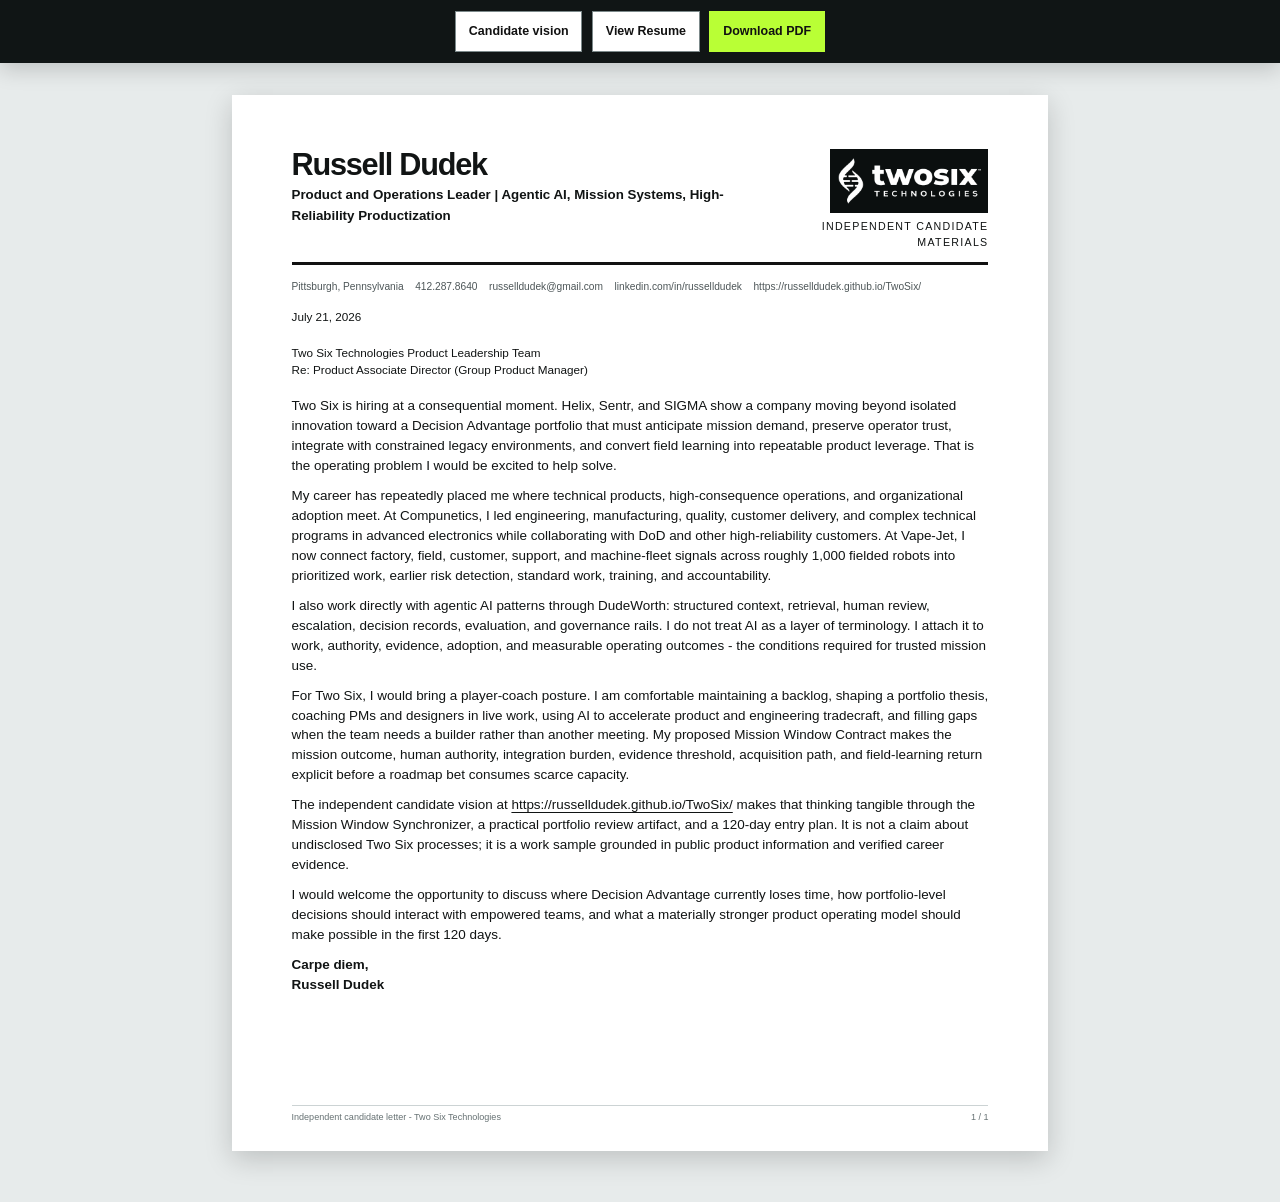
<file: cover-letter.html>
<!doctype html><html lang="en"><head><meta charset="utf-8"><meta name="viewport" content="width=device-width,initial-scale=1"><title>Russell Dudek - Two Six Technologies Cover Letter</title><link rel="stylesheet" href="styles.css"></head><body class="doc-body"><div class="doc-actions screen-only"><a href="index.html">Candidate vision</a><a href="resume.html">View Resume</a><a class="primary" href="docs/Russell-Dudek-Two-Six-Technologies-Cover-Letter.pdf" download>Download PDF</a></div><main class="document-stack"><section class="sheet"><div class="doc-head"><div><h1>Russell Dudek</h1><div class="identity">Product and Operations Leader | Agentic AI, Mission Systems, High-Reliability Productization</div></div><div class="doc-company"><img src="assets/brand/two-six-logo-white.png" alt="Two Six Technologies"><span>Independent candidate materials</span></div></div><div class="contact-line"><span>Pittsburgh, Pennsylvania</span><span>412.287.8640</span><a href="mailto:russelldudek@gmail.com">russelldudek@gmail.com</a><a href="https://www.linkedin.com/in/russelldudek">linkedin.com/in/russelldudek</a><a href="https://russelldudek.github.io/TwoSix/">https://russelldudek.github.io/TwoSix/</a></div><div class="letter-meta">July 21, 2026<br><br>Two Six Technologies Product Leadership Team<br>Re: Product Associate Director (Group Product Manager)</div><div class="letter-body"><p>Two Six is hiring at a consequential moment. Helix, Sentr, and SIGMA show a company moving beyond isolated innovation toward a Decision Advantage portfolio that must anticipate mission demand, preserve operator trust, integrate with constrained legacy environments, and convert field learning into repeatable product leverage. That is the operating problem I would be excited to help solve.</p><p>My career has repeatedly placed me where technical products, high-consequence operations, and organizational adoption meet. At Compunetics, I led engineering, manufacturing, quality, customer delivery, and complex technical programs in advanced electronics while collaborating with DoD and other high-reliability customers. At Vape-Jet, I now connect factory, field, customer, support, and machine-fleet signals across roughly 1,000 fielded robots into prioritized work, earlier risk detection, standard work, training, and accountability.</p><p>I also work directly with agentic AI patterns through DudeWorth: structured context, retrieval, human review, escalation, decision records, evaluation, and governance rails. I do not treat AI as a layer of terminology. I attach it to work, authority, evidence, adoption, and measurable operating outcomes - the conditions required for trusted mission use.</p><p>For Two Six, I would bring a player-coach posture. I am comfortable maintaining a backlog, shaping a portfolio thesis, coaching PMs and designers in live work, using AI to accelerate product and engineering tradecraft, and filling gaps when the team needs a builder rather than another meeting. My proposed Mission Window Contract makes the mission outcome, human authority, integration burden, evidence threshold, acquisition path, and field-learning return explicit before a roadmap bet consumes scarce capacity.</p><p>The independent candidate vision at <a href="https://russelldudek.github.io/TwoSix/">https://russelldudek.github.io/TwoSix/</a> makes that thinking tangible through the Mission Window Synchronizer, a practical portfolio review artifact, and a 120-day entry plan. It is not a claim about undisclosed Two Six processes; it is a work sample grounded in public product information and verified career evidence.</p><p>I would welcome the opportunity to discuss where Decision Advantage currently loses time, how portfolio-level decisions should interact with empowered teams, and what a materially stronger product operating model should make possible in the first 120 days.</p><p class="signature">Carpe diem,<br>Russell Dudek</p></div><div class="page-footer"><span>Independent candidate letter - Two Six Technologies</span><span>1 / 1</span></div></section></main></body></html>
</file>
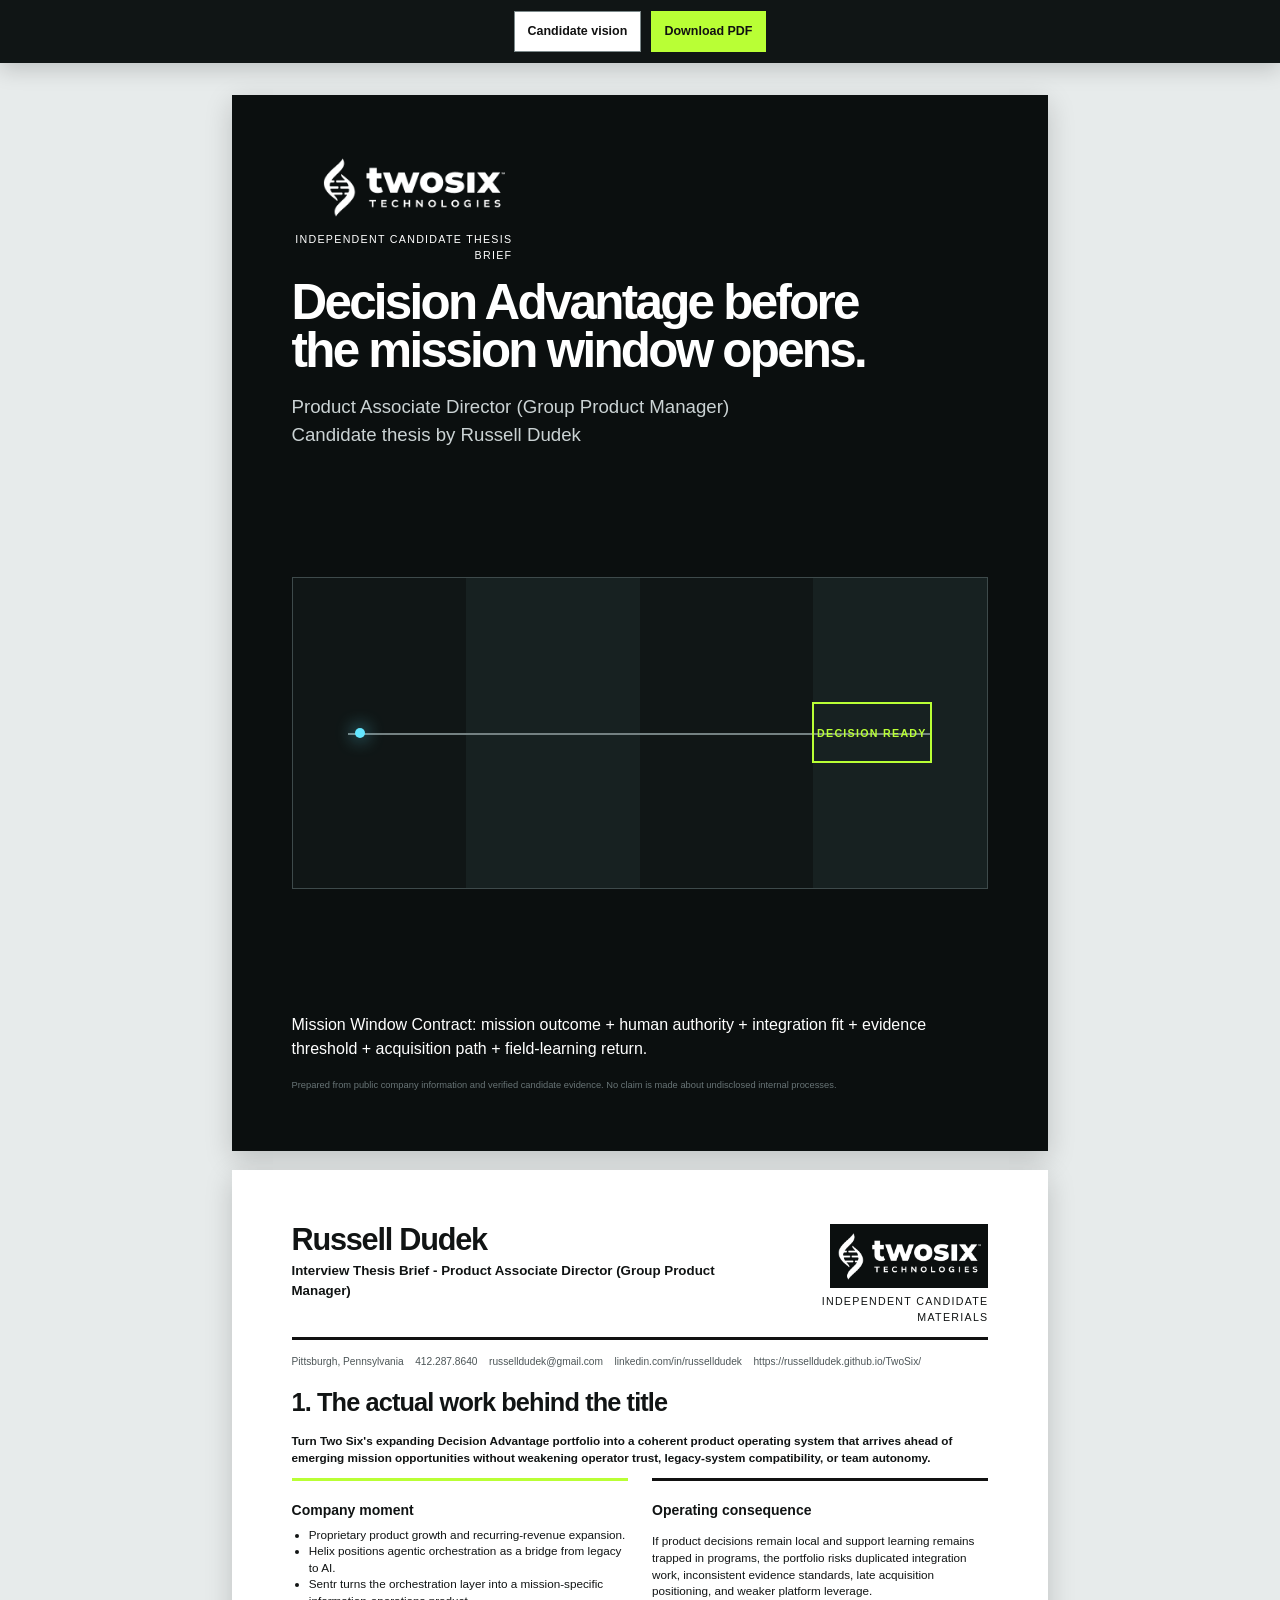
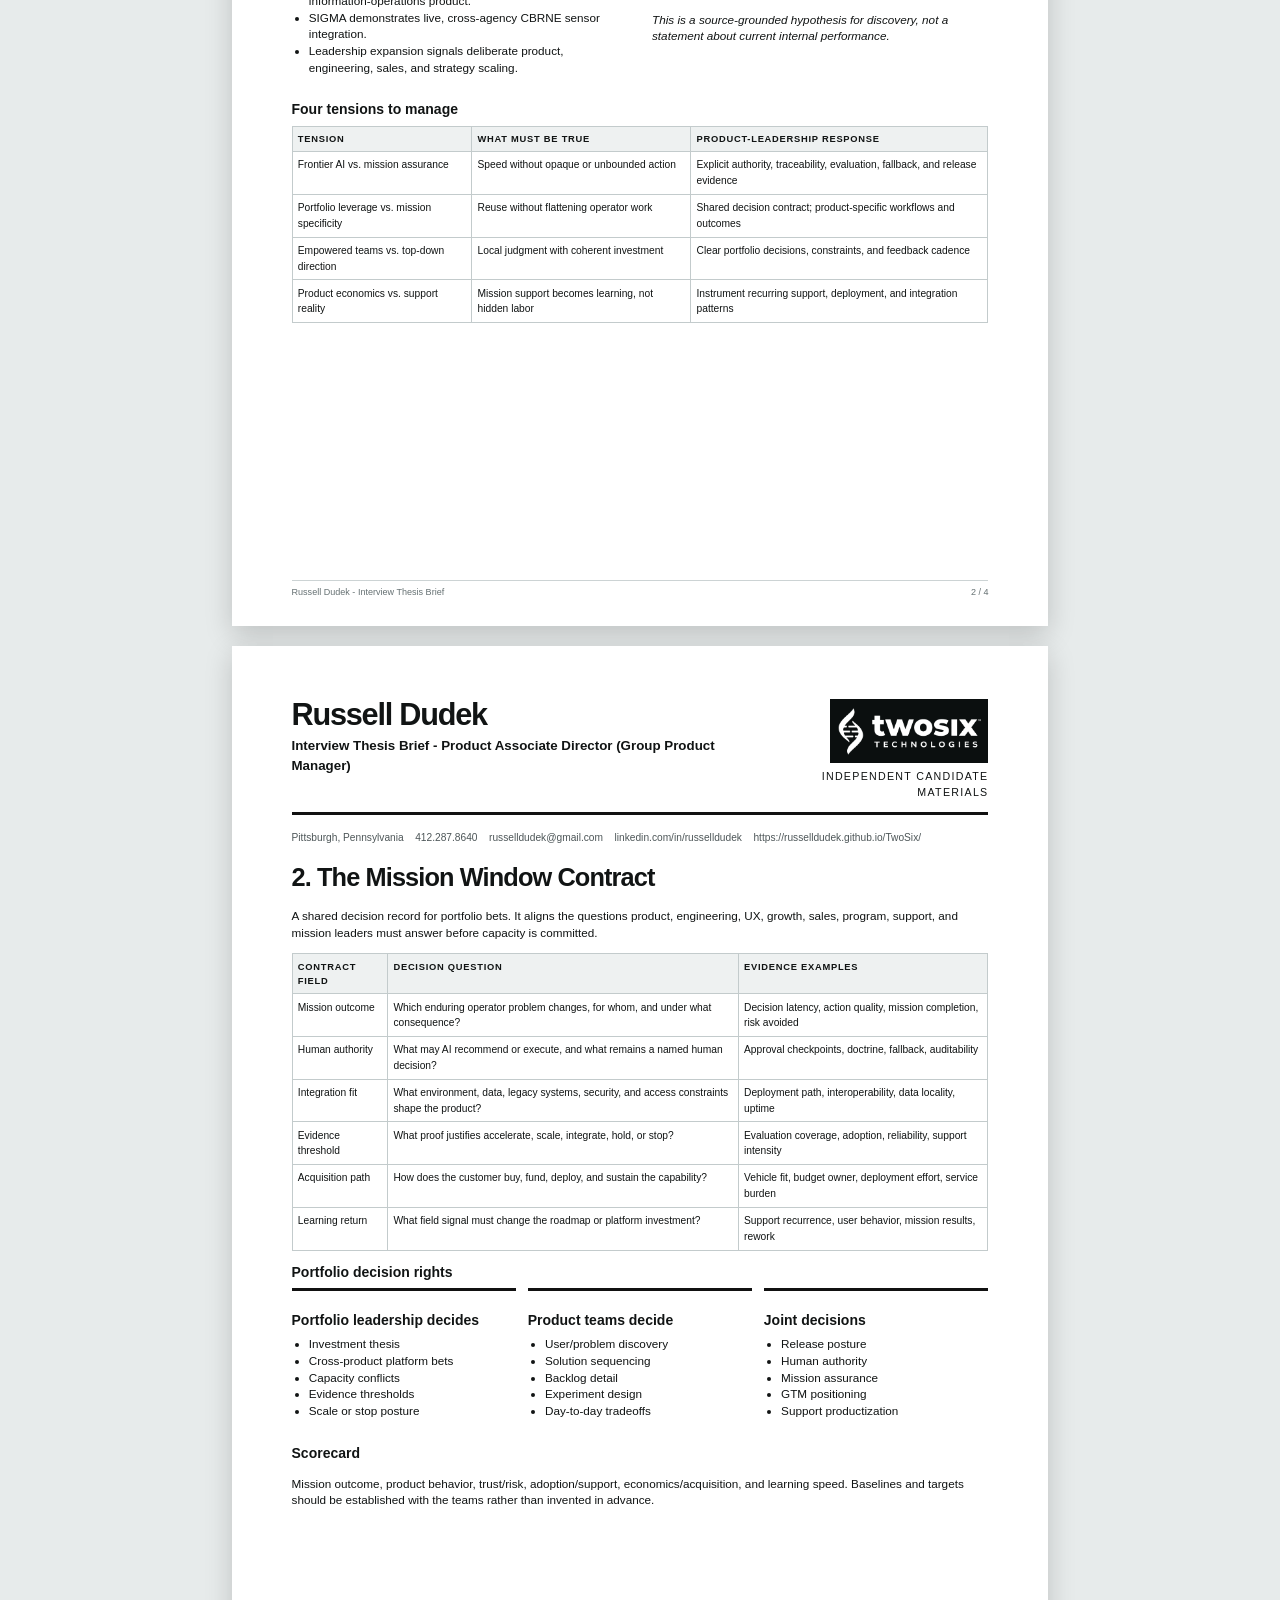
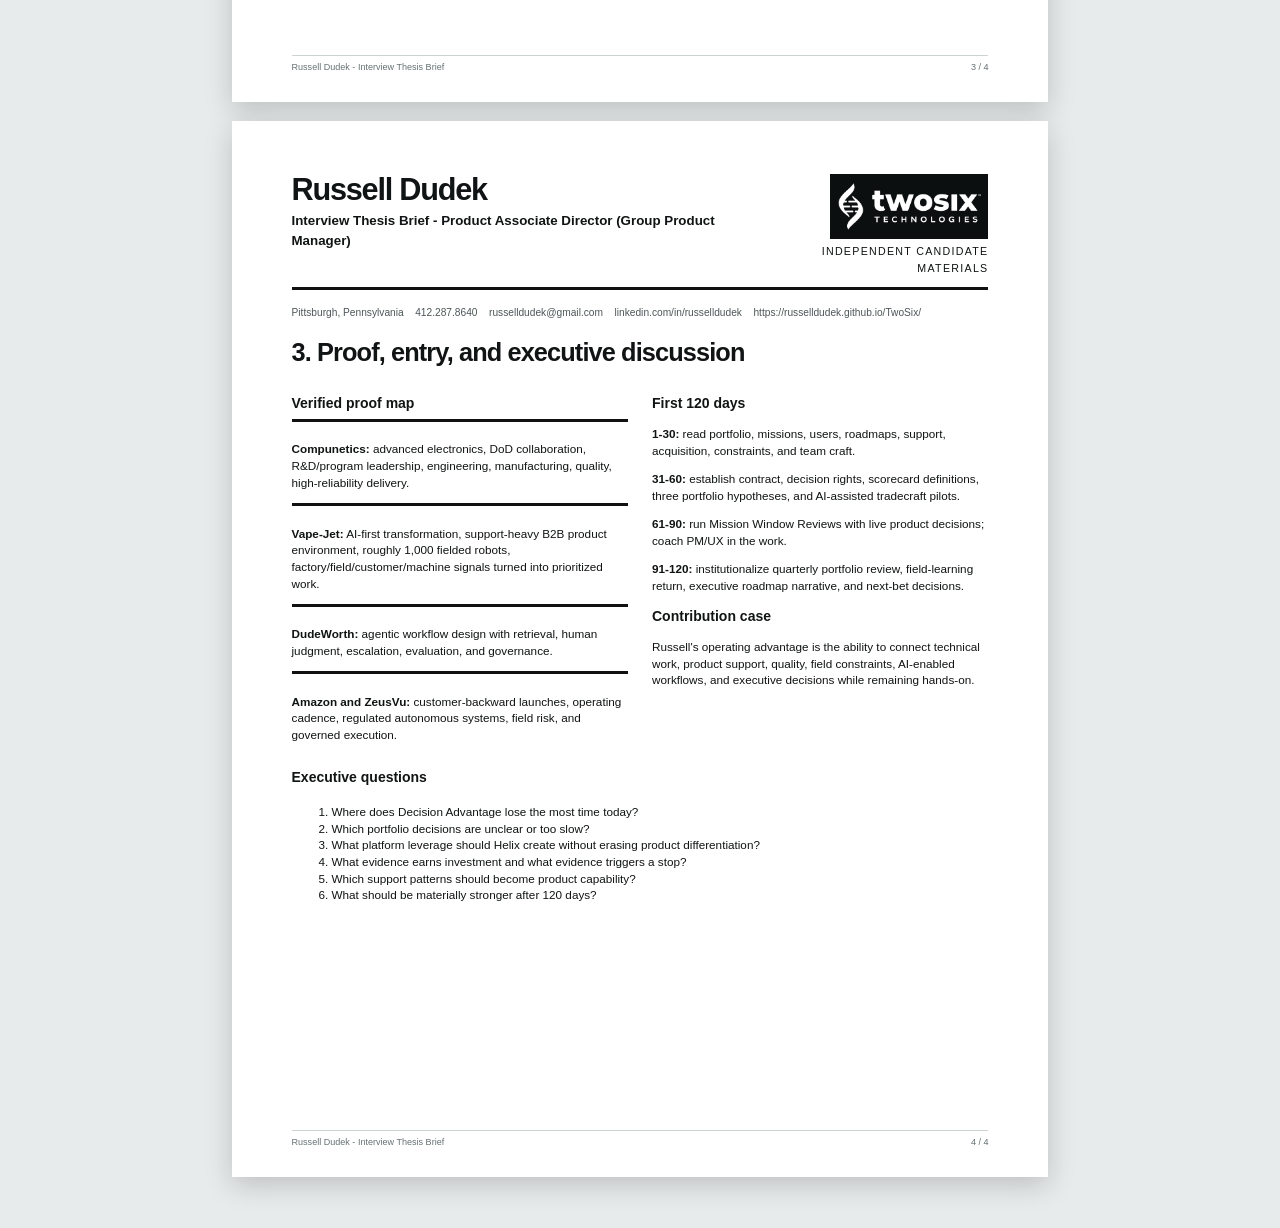
<file: interview-brief.html>
<!doctype html><html lang="en"><head><meta charset="utf-8"><meta name="viewport" content="width=device-width,initial-scale=1"><title>Russell Dudek - Two Six Interview Thesis Brief</title><link rel="stylesheet" href="styles.css"></head><body class="doc-body"><div class="doc-actions screen-only"><a href="index.html">Candidate vision</a><a class="primary" href="docs/Russell-Dudek-Two-Six-Interview-Thesis-Brief.pdf" download>Download PDF</a></div><main class="document-stack"><section class="sheet dark-cover brief-cover"><div><div class="doc-company"><img src="assets/brand/two-six-logo-white.png" alt="Two Six Technologies"><span>Independent candidate thesis brief</span></div><div class="brief-title"><h1>Decision Advantage before the mission window opens.</h1><p>Product Associate Director (Group Product Manager)<br>Candidate thesis by Russell Dudek</p></div></div><div class="cover-art"><div class="art-window">DECISION READY</div></div><div><p>Mission Window Contract: mission outcome + human authority + integration fit + evidence threshold + acquisition path + field-learning return.</p><p class="print-note">Prepared from public company information and verified candidate evidence. No claim is made about undisclosed internal processes.</p></div></section><section class="sheet brief"><div class="doc-head"><div><h1>Russell Dudek</h1><div class="identity">Interview Thesis Brief - Product Associate Director (Group Product Manager)</div></div><div class="doc-company"><img src="assets/brand/two-six-logo-white.png" alt="Two Six Technologies"><span>Independent candidate materials</span></div></div><div class="contact-line"><span>Pittsburgh, Pennsylvania</span><span>412.287.8640</span><a href="mailto:russelldudek@gmail.com">russelldudek@gmail.com</a><a href="https://www.linkedin.com/in/russelldudek">linkedin.com/in/russelldudek</a><a href="https://russelldudek.github.io/TwoSix/">https://russelldudek.github.io/TwoSix/</a></div><h2>1. The actual work behind the title</h2><p><strong>Turn Two Six's expanding Decision Advantage portfolio into a coherent product operating system that arrives ahead of emerging mission opportunities without weakening operator trust, legacy-system compatibility, or team autonomy.</strong></p><div class="two-col"><div class="brief-panel accent"><h3>Company moment</h3><ul><li>Proprietary product growth and recurring-revenue expansion.</li><li>Helix positions agentic orchestration as a bridge from legacy to AI.</li><li>Sentr turns the orchestration layer into a mission-specific information-operations product.</li><li>SIGMA demonstrates live, cross-agency CBRNE sensor integration.</li><li>Leadership expansion signals deliberate product, engineering, sales, and strategy scaling.</li></ul></div><div class="brief-panel"><h3>Operating consequence</h3><p>If product decisions remain local and support learning remains trapped in programs, the portfolio risks duplicated integration work, inconsistent evidence standards, late acquisition positioning, and weaker platform leverage.</p><p><em>This is a source-grounded hypothesis for discovery, not a statement about current internal performance.</em></p></div></div><h3>Four tensions to manage</h3><table class="matrix"><tr><th>Tension</th><th>What must be true</th><th>Product-leadership response</th></tr><tr><td>Frontier AI vs. mission assurance</td><td>Speed without opaque or unbounded action</td><td>Explicit authority, traceability, evaluation, fallback, and release evidence</td></tr><tr><td>Portfolio leverage vs. mission specificity</td><td>Reuse without flattening operator work</td><td>Shared decision contract; product-specific workflows and outcomes</td></tr><tr><td>Empowered teams vs. top-down direction</td><td>Local judgment with coherent investment</td><td>Clear portfolio decisions, constraints, and feedback cadence</td></tr><tr><td>Product economics vs. support reality</td><td>Mission support becomes learning, not hidden labor</td><td>Instrument recurring support, deployment, and integration patterns</td></tr></table><div class="page-footer"><span>Russell Dudek - Interview Thesis Brief</span><span>2 / 4</span></div></section><section class="sheet brief"><div class="doc-head"><div><h1>Russell Dudek</h1><div class="identity">Interview Thesis Brief - Product Associate Director (Group Product Manager)</div></div><div class="doc-company"><img src="assets/brand/two-six-logo-white.png" alt="Two Six Technologies"><span>Independent candidate materials</span></div></div><div class="contact-line"><span>Pittsburgh, Pennsylvania</span><span>412.287.8640</span><a href="mailto:russelldudek@gmail.com">russelldudek@gmail.com</a><a href="https://www.linkedin.com/in/russelldudek">linkedin.com/in/russelldudek</a><a href="https://russelldudek.github.io/TwoSix/">https://russelldudek.github.io/TwoSix/</a></div><h2>2. The Mission Window Contract</h2><p>A shared decision record for portfolio bets. It aligns the questions product, engineering, UX, growth, sales, program, support, and mission leaders must answer before capacity is committed.</p><table class="matrix"><tr><th>Contract field</th><th>Decision question</th><th>Evidence examples</th></tr><tr><td>Mission outcome</td><td>Which enduring operator problem changes, for whom, and under what consequence?</td><td>Decision latency, action quality, mission completion, risk avoided</td></tr><tr><td>Human authority</td><td>What may AI recommend or execute, and what remains a named human decision?</td><td>Approval checkpoints, doctrine, fallback, auditability</td></tr><tr><td>Integration fit</td><td>What environment, data, legacy systems, security, and access constraints shape the product?</td><td>Deployment path, interoperability, data locality, uptime</td></tr><tr><td>Evidence threshold</td><td>What proof justifies accelerate, scale, integrate, hold, or stop?</td><td>Evaluation coverage, adoption, reliability, support intensity</td></tr><tr><td>Acquisition path</td><td>How does the customer buy, fund, deploy, and sustain the capability?</td><td>Vehicle fit, budget owner, deployment effort, service burden</td></tr><tr><td>Learning return</td><td>What field signal must change the roadmap or platform investment?</td><td>Support recurrence, user behavior, mission results, rework</td></tr></table><h3>Portfolio decision rights</h3><div class="three-col"><div class="brief-panel"><h3>Portfolio leadership decides</h3><ul><li>Investment thesis</li><li>Cross-product platform bets</li><li>Capacity conflicts</li><li>Evidence thresholds</li><li>Scale or stop posture</li></ul></div><div class="brief-panel"><h3>Product teams decide</h3><ul><li>User/problem discovery</li><li>Solution sequencing</li><li>Backlog detail</li><li>Experiment design</li><li>Day-to-day tradeoffs</li></ul></div><div class="brief-panel"><h3>Joint decisions</h3><ul><li>Release posture</li><li>Human authority</li><li>Mission assurance</li><li>GTM positioning</li><li>Support productization</li></ul></div></div><h3>Scorecard</h3><p>Mission outcome, product behavior, trust/risk, adoption/support, economics/acquisition, and learning speed. Baselines and targets should be established with the teams rather than invented in advance.</p><div class="page-footer"><span>Russell Dudek - Interview Thesis Brief</span><span>3 / 4</span></div></section><section class="sheet brief"><div class="doc-head"><div><h1>Russell Dudek</h1><div class="identity">Interview Thesis Brief - Product Associate Director (Group Product Manager)</div></div><div class="doc-company"><img src="assets/brand/two-six-logo-white.png" alt="Two Six Technologies"><span>Independent candidate materials</span></div></div><div class="contact-line"><span>Pittsburgh, Pennsylvania</span><span>412.287.8640</span><a href="mailto:russelldudek@gmail.com">russelldudek@gmail.com</a><a href="https://www.linkedin.com/in/russelldudek">linkedin.com/in/russelldudek</a><a href="https://russelldudek.github.io/TwoSix/">https://russelldudek.github.io/TwoSix/</a></div><h2>3. Proof, entry, and executive discussion</h2><div class="two-col"><div><h3>Verified proof map</h3><div class="brief-panel"><p><strong>Compunetics:</strong> advanced electronics, DoD collaboration, R&amp;D/program leadership, engineering, manufacturing, quality, high-reliability delivery.</p></div><div class="brief-panel"><p><strong>Vape-Jet:</strong> AI-first transformation, support-heavy B2B product environment, roughly 1,000 fielded robots, factory/field/customer/machine signals turned into prioritized work.</p></div><div class="brief-panel"><p><strong>DudeWorth:</strong> agentic workflow design with retrieval, human judgment, escalation, evaluation, and governance.</p></div><div class="brief-panel"><p><strong>Amazon and ZeusVu:</strong> customer-backward launches, operating cadence, regulated autonomous systems, field risk, and governed execution.</p></div></div><div><h3>First 120 days</h3><p><strong>1-30:</strong> read portfolio, missions, users, roadmaps, support, acquisition, constraints, and team craft.</p><p><strong>31-60:</strong> establish contract, decision rights, scorecard definitions, three portfolio hypotheses, and AI-assisted tradecraft pilots.</p><p><strong>61-90:</strong> run Mission Window Reviews with live product decisions; coach PM/UX in the work.</p><p><strong>91-120:</strong> institutionalize quarterly portfolio review, field-learning return, executive roadmap narrative, and next-bet decisions.</p><h3>Contribution case</h3><p>Russell's operating advantage is the ability to connect technical work, product support, quality, field constraints, AI-enabled workflows, and executive decisions while remaining hands-on.</p></div></div><h3>Executive questions</h3><ol><li>Where does Decision Advantage lose the most time today?</li><li>Which portfolio decisions are unclear or too slow?</li><li>What platform leverage should Helix create without erasing product differentiation?</li><li>What evidence earns investment and what evidence triggers a stop?</li><li>Which support patterns should become product capability?</li><li>What should be materially stronger after 120 days?</li></ol><div class="page-footer"><span>Russell Dudek - Interview Thesis Brief</span><span>4 / 4</span></div></section></main></body></html>
</file>
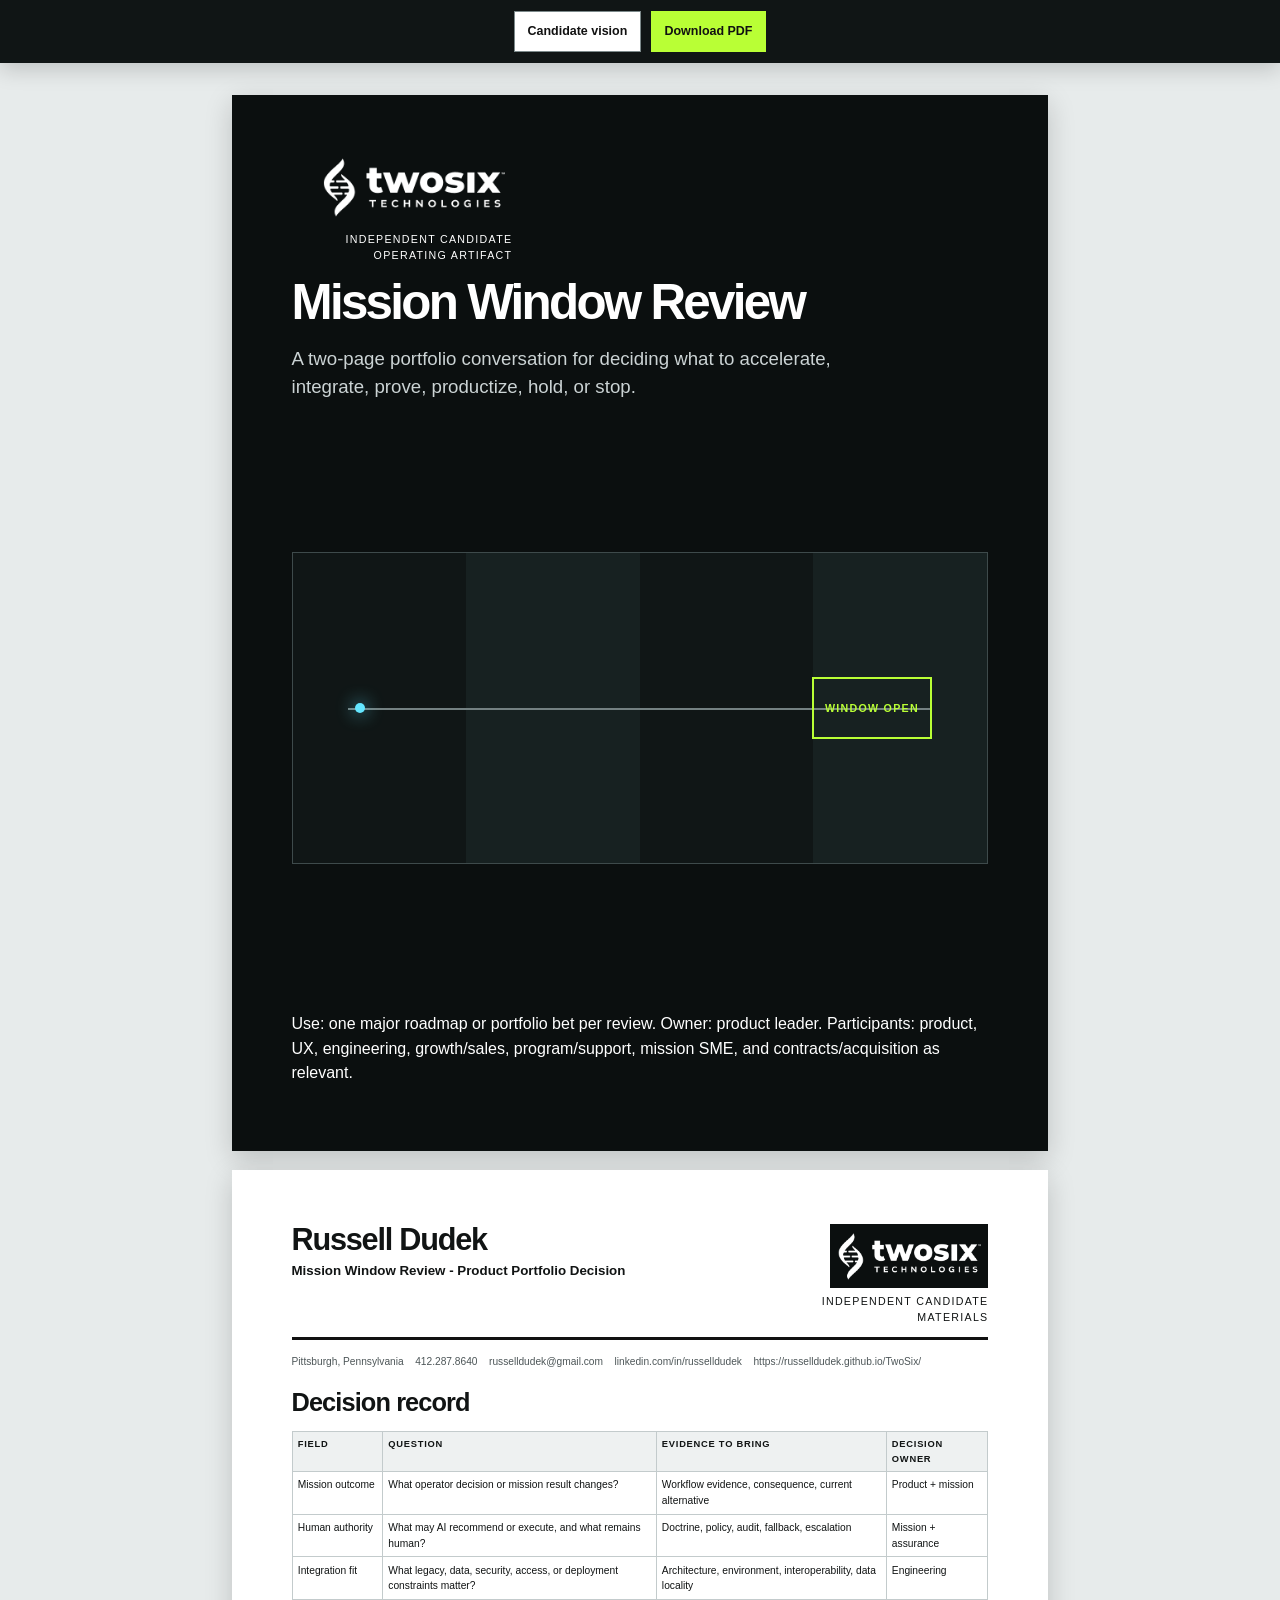
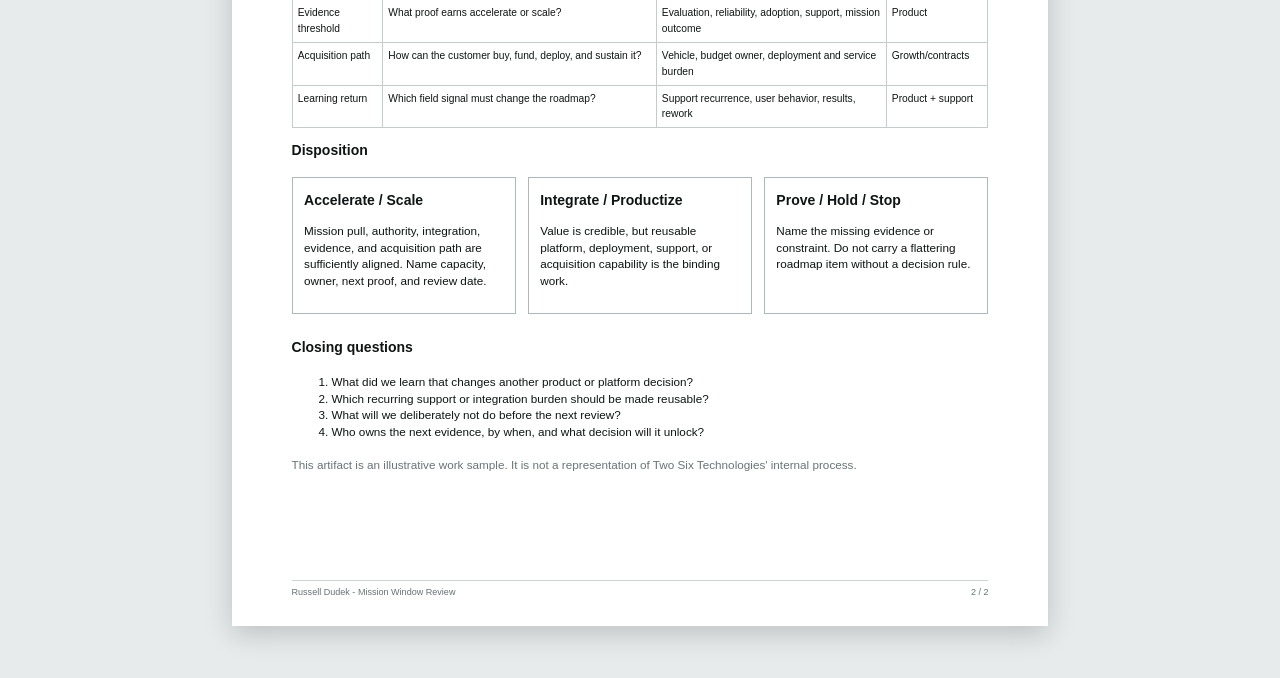
<file: mission-window-review.html>
<!doctype html><html lang="en"><head><meta charset="utf-8"><meta name="viewport" content="width=device-width,initial-scale=1"><title>Russell Dudek - Mission Window Review</title><link rel="stylesheet" href="styles.css"></head><body class="doc-body"><div class="doc-actions screen-only"><a href="index.html">Candidate vision</a><a class="primary" href="docs/Russell-Dudek-Two-Six-Mission-Window-Review.pdf" download>Download PDF</a></div><main class="document-stack"><section class="sheet dark-cover brief-cover"><div><div class="doc-company"><img src="assets/brand/two-six-logo-white.png" alt="Two Six Technologies"><span>Independent candidate operating artifact</span></div><div class="brief-title"><h1>Mission Window Review</h1><p>A two-page portfolio conversation for deciding what to accelerate, integrate, prove, productize, hold, or stop.</p></div></div><div class="cover-art"><div class="art-window">WINDOW OPEN</div></div><div><p>Use: one major roadmap or portfolio bet per review. Owner: product leader. Participants: product, UX, engineering, growth/sales, program/support, mission SME, and contracts/acquisition as relevant.</p></div></section><section class="sheet brief"><div class="doc-head"><div><h1>Russell Dudek</h1><div class="identity">Mission Window Review - Product Portfolio Decision</div></div><div class="doc-company"><img src="assets/brand/two-six-logo-white.png" alt="Two Six Technologies"><span>Independent candidate materials</span></div></div><div class="contact-line"><span>Pittsburgh, Pennsylvania</span><span>412.287.8640</span><a href="mailto:russelldudek@gmail.com">russelldudek@gmail.com</a><a href="https://www.linkedin.com/in/russelldudek">linkedin.com/in/russelldudek</a><a href="https://russelldudek.github.io/TwoSix/">https://russelldudek.github.io/TwoSix/</a></div><h2>Decision record</h2><table class="matrix"><tr><th>Field</th><th>Question</th><th>Evidence to bring</th><th>Decision owner</th></tr><tr><td>Mission outcome</td><td>What operator decision or mission result changes?</td><td>Workflow evidence, consequence, current alternative</td><td>Product + mission</td></tr><tr><td>Human authority</td><td>What may AI recommend or execute, and what remains human?</td><td>Doctrine, policy, audit, fallback, escalation</td><td>Mission + assurance</td></tr><tr><td>Integration fit</td><td>What legacy, data, security, access, or deployment constraints matter?</td><td>Architecture, environment, interoperability, data locality</td><td>Engineering</td></tr><tr><td>Evidence threshold</td><td>What proof earns accelerate or scale?</td><td>Evaluation, reliability, adoption, support, mission outcome</td><td>Product</td></tr><tr><td>Acquisition path</td><td>How can the customer buy, fund, deploy, and sustain it?</td><td>Vehicle, budget owner, deployment and service burden</td><td>Growth/contracts</td></tr><tr><td>Learning return</td><td>Which field signal must change the roadmap?</td><td>Support recurrence, user behavior, results, rework</td><td>Product + support</td></tr></table><h3>Disposition</h3><div class="three-col"><div class="review-band"><h3>Accelerate / Scale</h3><p>Mission pull, authority, integration, evidence, and acquisition path are sufficiently aligned. Name capacity, owner, next proof, and review date.</p></div><div class="review-band"><h3>Integrate / Productize</h3><p>Value is credible, but reusable platform, deployment, support, or acquisition capability is the binding work.</p></div><div class="review-band"><h3>Prove / Hold / Stop</h3><p>Name the missing evidence or constraint. Do not carry a flattering roadmap item without a decision rule.</p></div></div><h3>Closing questions</h3><ol><li>What did we learn that changes another product or platform decision?</li><li>Which recurring support or integration burden should be made reusable?</li><li>What will we deliberately not do before the next review?</li><li>Who owns the next evidence, by when, and what decision will it unlock?</li></ol><p class="print-note">This artifact is an illustrative work sample. It is not a representation of Two Six Technologies' internal process.</p><div class="page-footer"><span>Russell Dudek - Mission Window Review</span><span>2 / 2</span></div></section></main></body></html>
</file>
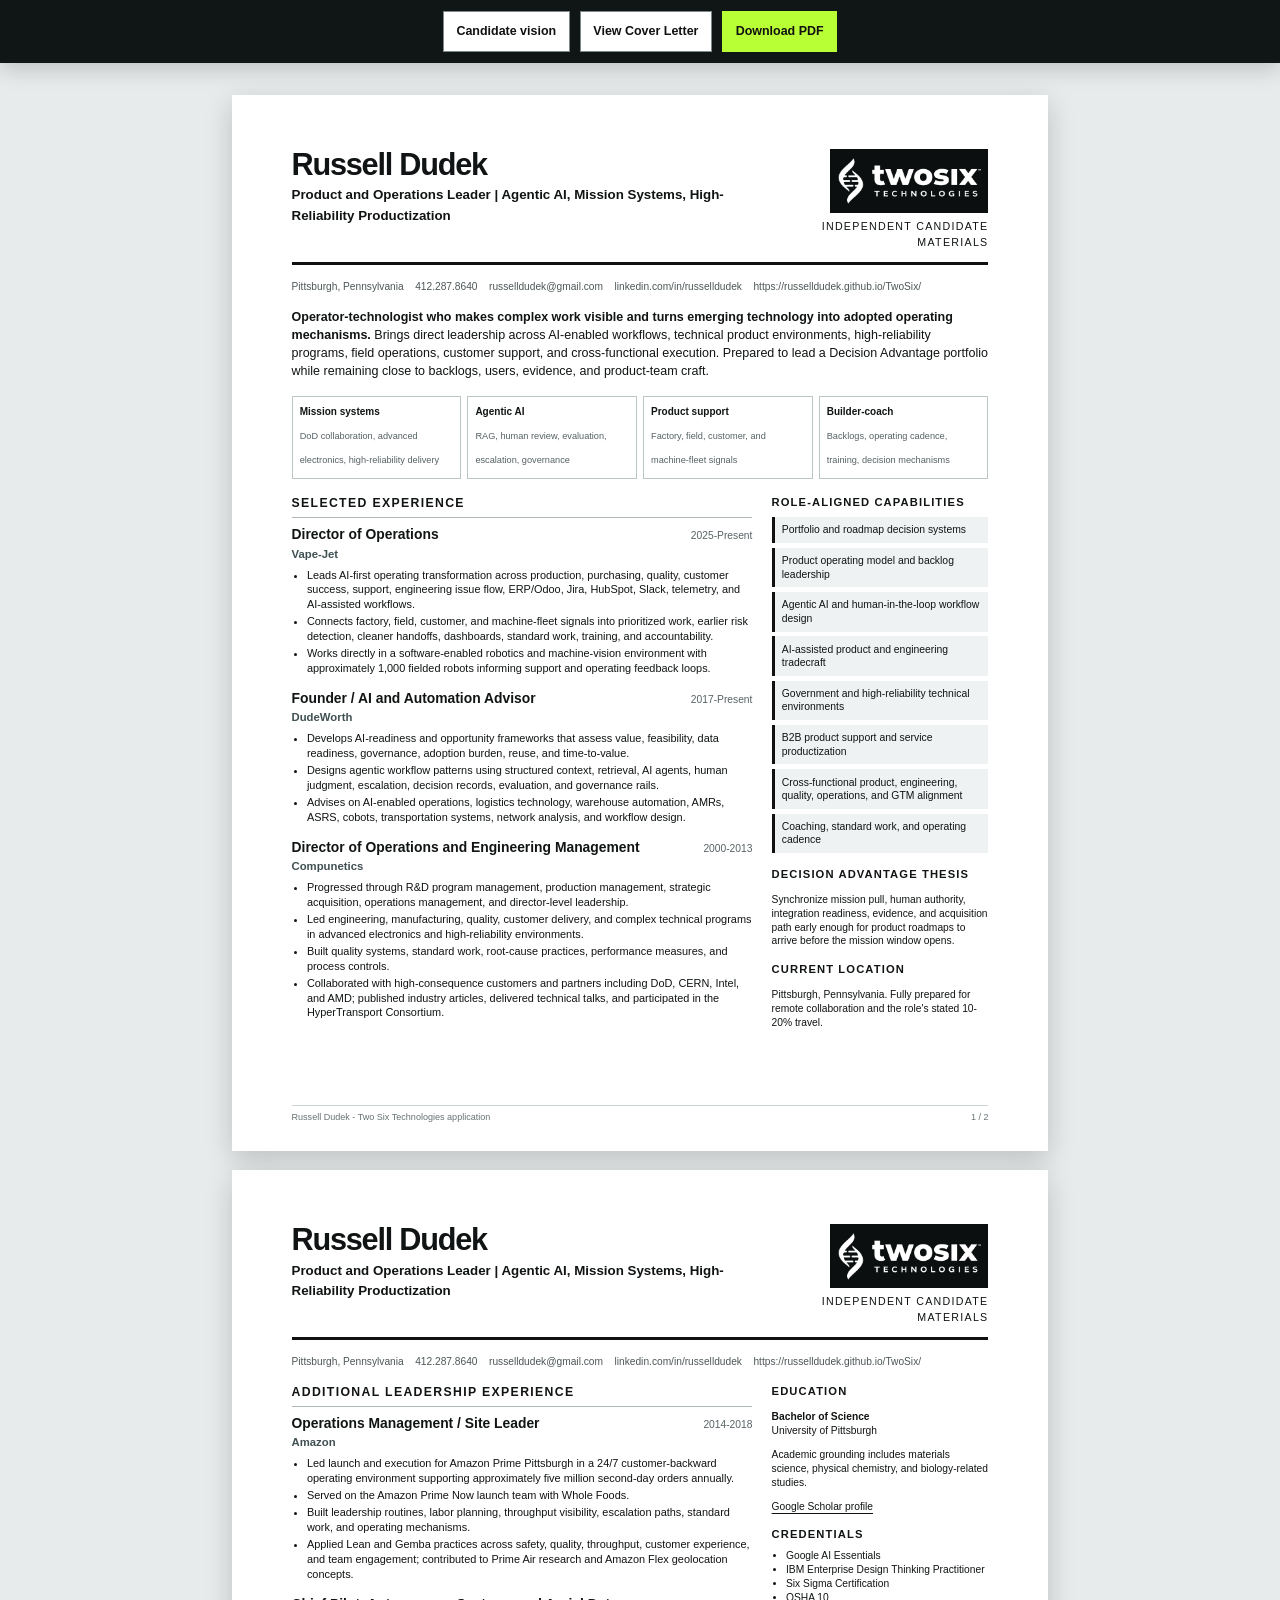
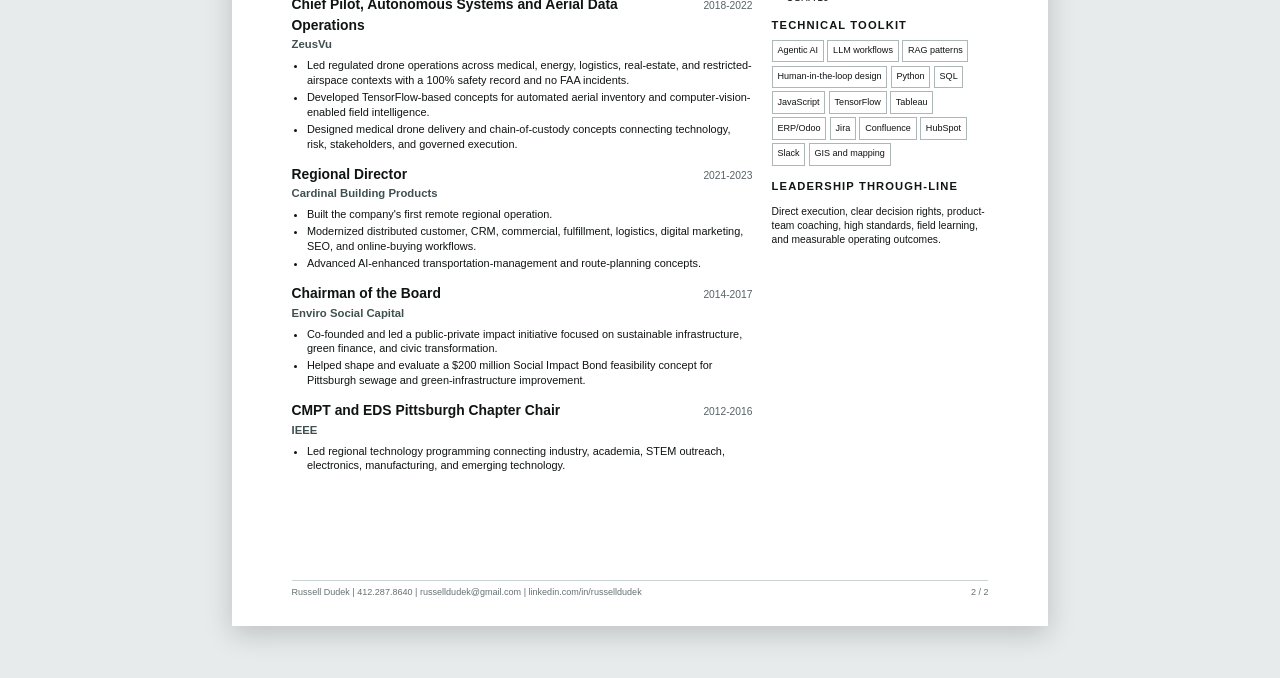
<file: resume.html>
<!doctype html><html lang="en"><head><meta charset="utf-8"><meta name="viewport" content="width=device-width,initial-scale=1"><title>Russell Dudek - Two Six Technologies Resume</title><link rel="stylesheet" href="styles.css"></head><body class="doc-body"><div class="doc-actions screen-only"><a href="index.html">Candidate vision</a><a href="cover-letter.html">View Cover Letter</a><a class="primary" href="docs/Russell-Dudek-Two-Six-Technologies-Resume.pdf" download>Download PDF</a></div><main class="document-stack"><section class="sheet"><div class="doc-head"><div><h1>Russell Dudek</h1><div class="identity">Product and Operations Leader | Agentic AI, Mission Systems, High-Reliability Productization</div></div><div class="doc-company"><img src="assets/brand/two-six-logo-white.png" alt="Two Six Technologies"><span>Independent candidate materials</span></div></div><div class="contact-line"><span>Pittsburgh, Pennsylvania</span><span>412.287.8640</span><a href="mailto:russelldudek@gmail.com">russelldudek@gmail.com</a><a href="https://www.linkedin.com/in/russelldudek">linkedin.com/in/russelldudek</a><a href="https://russelldudek.github.io/TwoSix/">https://russelldudek.github.io/TwoSix/</a></div><p class="doc-summary"><strong>Operator-technologist who makes complex work visible and turns emerging technology into adopted operating mechanisms.</strong> Brings direct leadership across AI-enabled workflows, technical product environments, high-reliability programs, field operations, customer support, and cross-functional execution. Prepared to lead a Decision Advantage portfolio while remaining close to backlogs, users, evidence, and product-team craft.</p><div class="proof-map"><div class="proof"><strong>Mission systems</strong><span>DoD collaboration, advanced electronics, high-reliability delivery</span></div><div class="proof"><strong>Agentic AI</strong><span>RAG, human review, evaluation, escalation, governance</span></div><div class="proof"><strong>Product support</strong><span>Factory, field, customer, and machine-fleet signals</span></div><div class="proof"><strong>Builder-coach</strong><span>Backlogs, operating cadence, training, decision mechanisms</span></div></div><div class="doc-grid"><div><div class="doc-section"><h2>Selected Experience</h2><div class="role"><div class="role-top"><div><h3>Director of Operations</h3><div class="org">Vape-Jet</div></div><time>2025-Present</time></div><ul><li>Leads AI-first operating transformation across production, purchasing, quality, customer success, support, engineering issue flow, ERP/Odoo, Jira, HubSpot, Slack, telemetry, and AI-assisted workflows.</li><li>Connects factory, field, customer, and machine-fleet signals into prioritized work, earlier risk detection, cleaner handoffs, dashboards, standard work, training, and accountability.</li><li>Works directly in a software-enabled robotics and machine-vision environment with approximately 1,000 fielded robots informing support and operating feedback loops.</li></ul></div><div class="role"><div class="role-top"><div><h3>Founder / AI and Automation Advisor</h3><div class="org">DudeWorth</div></div><time>2017-Present</time></div><ul><li>Develops AI-readiness and opportunity frameworks that assess value, feasibility, data readiness, governance, adoption burden, reuse, and time-to-value.</li><li>Designs agentic workflow patterns using structured context, retrieval, AI agents, human judgment, escalation, decision records, evaluation, and governance rails.</li><li>Advises on AI-enabled operations, logistics technology, warehouse automation, AMRs, ASRS, cobots, transportation systems, network analysis, and workflow design.</li></ul></div><div class="role"><div class="role-top"><div><h3>Director of Operations and Engineering Management</h3><div class="org">Compunetics</div></div><time>2000-2013</time></div><ul><li>Progressed through R&amp;D program management, production management, strategic acquisition, operations management, and director-level leadership.</li><li>Led engineering, manufacturing, quality, customer delivery, and complex technical programs in advanced electronics and high-reliability environments.</li><li>Built quality systems, standard work, root-cause practices, performance measures, and process controls.</li><li>Collaborated with high-consequence customers and partners including DoD, CERN, Intel, and AMD; published industry articles, delivered technical talks, and participated in the HyperTransport Consortium.</li></ul></div></div></div><aside><div class="side-block"><h3>Role-aligned capabilities</h3><div class="cap-list"><div class="cap">Portfolio and roadmap decision systems</div><div class="cap">Product operating model and backlog leadership</div><div class="cap">Agentic AI and human-in-the-loop workflow design</div><div class="cap">AI-assisted product and engineering tradecraft</div><div class="cap">Government and high-reliability technical environments</div><div class="cap">B2B product support and service productization</div><div class="cap">Cross-functional product, engineering, quality, operations, and GTM alignment</div><div class="cap">Coaching, standard work, and operating cadence</div></div></div><div class="side-block"><h3>Decision Advantage thesis</h3><p>Synchronize mission pull, human authority, integration readiness, evidence, and acquisition path early enough for product roadmaps to arrive before the mission window opens.</p></div><div class="side-block"><h3>Current location</h3><p>Pittsburgh, Pennsylvania. Fully prepared for remote collaboration and the role's stated 10-20% travel.</p></div></aside></div><div class="page-footer"><span>Russell Dudek - Two Six Technologies application</span><span>1 / 2</span></div></section><section class="sheet"><div class="doc-head"><div><h1>Russell Dudek</h1><div class="identity">Product and Operations Leader | Agentic AI, Mission Systems, High-Reliability Productization</div></div><div class="doc-company"><img src="assets/brand/two-six-logo-white.png" alt="Two Six Technologies"><span>Independent candidate materials</span></div></div><div class="contact-line"><span>Pittsburgh, Pennsylvania</span><span>412.287.8640</span><a href="mailto:russelldudek@gmail.com">russelldudek@gmail.com</a><a href="https://www.linkedin.com/in/russelldudek">linkedin.com/in/russelldudek</a><a href="https://russelldudek.github.io/TwoSix/">https://russelldudek.github.io/TwoSix/</a></div><div class="doc-grid"><div><div class="doc-section"><h2>Additional Leadership Experience</h2><div class="role"><div class="role-top"><div><h3>Operations Management / Site Leader</h3><div class="org">Amazon</div></div><time>2014-2018</time></div><ul><li>Led launch and execution for Amazon Prime Pittsburgh in a 24/7 customer-backward operating environment supporting approximately five million second-day orders annually.</li><li>Served on the Amazon Prime Now launch team with Whole Foods.</li><li>Built leadership routines, labor planning, throughput visibility, escalation paths, standard work, and operating mechanisms.</li><li>Applied Lean and Gemba practices across safety, quality, throughput, customer experience, and team engagement; contributed to Prime Air research and Amazon Flex geolocation concepts.</li></ul></div><div class="role"><div class="role-top"><div><h3>Chief Pilot, Autonomous Systems and Aerial Data Operations</h3><div class="org">ZeusVu</div></div><time>2018-2022</time></div><ul><li>Led regulated drone operations across medical, energy, logistics, real-estate, and restricted-airspace contexts with a 100% safety record and no FAA incidents.</li><li>Developed TensorFlow-based concepts for automated aerial inventory and computer-vision-enabled field intelligence.</li><li>Designed medical drone delivery and chain-of-custody concepts connecting technology, risk, stakeholders, and governed execution.</li></ul></div><div class="role"><div class="role-top"><div><h3>Regional Director</h3><div class="org">Cardinal Building Products</div></div><time>2021-2023</time></div><ul><li>Built the company's first remote regional operation.</li><li>Modernized distributed customer, CRM, commercial, fulfillment, logistics, digital marketing, SEO, and online-buying workflows.</li><li>Advanced AI-enhanced transportation-management and route-planning concepts.</li></ul></div><div class="role"><div class="role-top"><div><h3>Chairman of the Board</h3><div class="org">Enviro Social Capital</div></div><time>2014-2017</time></div><ul><li>Co-founded and led a public-private impact initiative focused on sustainable infrastructure, green finance, and civic transformation.</li><li>Helped shape and evaluate a $200 million Social Impact Bond feasibility concept for Pittsburgh sewage and green-infrastructure improvement.</li></ul></div><div class="role"><div class="role-top"><div><h3>CMPT and EDS Pittsburgh Chapter Chair</h3><div class="org">IEEE</div></div><time>2012-2016</time></div><ul><li>Led regional technology programming connecting industry, academia, STEM outreach, electronics, manufacturing, and emerging technology.</li></ul></div></div></div><aside><div class="side-block"><h3>Education</h3><p><strong>Bachelor of Science</strong><br>University of Pittsburgh</p><p>Academic grounding includes materials science, physical chemistry, and biology-related studies.</p><p><a href="https://scholar.google.com/citations?user=yHQSVd8AAAAJ&amp;hl=en">Google Scholar profile</a></p></div><div class="side-block"><h3>Credentials</h3><ul><li>Google AI Essentials</li><li>IBM Enterprise Design Thinking Practitioner</li><li>Six Sigma Certification</li><li>OSHA 10</li></ul></div><div class="side-block"><h3>Technical toolkit</h3><div class="tag-wrap"><span class="tag">Agentic AI</span><span class="tag">LLM workflows</span><span class="tag">RAG patterns</span><span class="tag">Human-in-the-loop design</span><span class="tag">Python</span><span class="tag">SQL</span><span class="tag">JavaScript</span><span class="tag">TensorFlow</span><span class="tag">Tableau</span><span class="tag">ERP/Odoo</span><span class="tag">Jira</span><span class="tag">Confluence</span><span class="tag">HubSpot</span><span class="tag">Slack</span><span class="tag">GIS and mapping</span></div></div><div class="side-block"><h3>Leadership through-line</h3><p>Direct execution, clear decision rights, product-team coaching, high standards, field learning, and measurable operating outcomes.</p></div></aside></div><div class="page-footer"><span>Russell Dudek | 412.287.8640 | russelldudek@gmail.com | linkedin.com/in/russelldudek</span><span>2 / 2</span></div></section></main></body></html>
</file>
<file: styles.css>
@import url("brand-tokens.css");
*{box-sizing:border-box}html{scroll-behavior:smooth}body{margin:0;font-family:"Inter", "Noto Sans", sans-serif;background:var(--tst-paper);color:var(--tst-ink);line-height:1.52}a{color:inherit;text-underline-offset:3px}img{max-width:100%;display:block}.skip{position:absolute;left:-9999px;top:auto}.skip:focus{left:1rem;top:1rem;z-index:100;background:#fff;padding:.7rem 1rem;border:2px solid #000}.site-header{position:sticky;top:0;z-index:30;background:rgba(5,5,5,.94);backdrop-filter:blur(14px);color:#fff;border-bottom:1px solid rgba(255,255,255,.14)}.nav{max-width:1240px;margin:auto;min-height:70px;display:flex;align-items:center;justify-content:space-between;padding:.8rem 1.5rem;gap:1.5rem}.brand-lockup{display:flex;align-items:center;gap:1rem;min-width:0}.brand-lockup img{width:138px;height:auto}.brand-lockup span{font-size:.72rem;letter-spacing:.16em;text-transform:uppercase;color:#c8d0d1}.nav-links{display:flex;align-items:center;gap:1.05rem;font-size:.82rem}.nav-links a{text-decoration:none;color:#e7eded}.nav-links a:hover,.nav-links a:focus{color:var(--signal-lime)}.nav-cta{border:1px solid var(--signal-lime);padding:.58rem .82rem;color:var(--signal-lime)!important}.hero{background:var(--tst-black);color:#fff;min-height:770px;position:relative;overflow:hidden}.hero:before{content:"";position:absolute;inset:0;background:linear-gradient(120deg,rgba(100,230,255,.08),transparent 42%),radial-gradient(circle at 82% 42%,rgba(185,255,53,.13),transparent 28%)}.hero-grid{max-width:1240px;margin:auto;display:grid;grid-template-columns:minmax(0,.92fr) minmax(480px,1.08fr);gap:3.2rem;padding:6.4rem 1.5rem 5.3rem;position:relative}.hero-copy{display:flex;flex-direction:column;justify-content:center}.identity-line{font-size:.77rem;letter-spacing:.17em;text-transform:uppercase;color:#bac4c5;margin-bottom:1.4rem}.hero h1{font-family:"Inter Display","Inter",sans-serif;font-size:clamp(3rem,5.6vw,5.9rem);line-height:.94;letter-spacing:-.055em;margin:0 0 1.5rem;max-width:760px}.hero h1 em{font-style:normal;color:var(--signal-lime)}.hero-deck{font-size:1.16rem;line-height:1.6;color:#d8e0e1;max-width:660px;margin:0 0 1.5rem}.thesis-strip{border-left:4px solid var(--signal-cyan);padding:.25rem 0 .25rem 1rem;margin:1rem 0 1.8rem;color:#fff;font-weight:600;max-width:620px}.hero-actions{display:flex;flex-wrap:wrap;gap:.75rem}.button{display:inline-flex;align-items:center;justify-content:center;gap:.45rem;text-decoration:none;padding:.82rem 1rem;border:1px solid #2b3435;background:#fff;color:#050505;font-weight:700;font-size:.9rem}.button.secondary{background:transparent;color:#fff;border-color:#788182}.button:hover,.button:focus{transform:translateY(-1px);box-shadow:0 8px 22px rgba(0,0,0,.2)}.button.secondary:hover,.button.secondary:focus{border-color:var(--signal-lime);color:var(--signal-lime)}.artifact-shell{align-self:center;background:linear-gradient(180deg,#151b1b,#0c1010);border:1px solid #384243;box-shadow:var(--shadow);padding:1.25rem 1.25rem 1.4rem;min-width:0}.artifact-head{display:flex;justify-content:space-between;align-items:flex-start;gap:1rem;border-bottom:1px solid #354041;padding-bottom:1rem;margin-bottom:1rem}.artifact-head h2{font-size:1.1rem;margin:0}.artifact-head p{font-size:.72rem;color:#aab6b7;margin:.2rem 0 0}.model-tag{font-size:.66rem;text-transform:uppercase;letter-spacing:.12em;color:var(--signal-cyan);white-space:nowrap}.scenario-tabs{display:grid;grid-template-columns:repeat(3,1fr);gap:.5rem;margin-bottom:1rem}.scenario-tabs button{font:inherit;font-weight:700;font-size:.78rem;padding:.65rem .6rem;background:#202929;color:#dbe4e5;border:1px solid #3e4a4b;cursor:pointer}.scenario-tabs button[aria-selected="true"]{background:var(--signal-lime);color:#071000;border-color:var(--signal-lime)}.sync-board{position:relative;background:#080b0b;border:1px solid #2d3839;min-height:345px;padding:1rem;overflow:hidden}.sync-track{position:absolute;left:8%;right:8%;top:52%;height:2px;background:#586264}.sync-track:after{content:"";position:absolute;inset:-3px 0;background:linear-gradient(90deg,transparent,var(--signal-cyan),transparent);opacity:.45}.pulse{position:absolute;left:7%;top:calc(52% - 5px);width:10px;height:10px;border-radius:50%;background:var(--signal-cyan);box-shadow:0 0 14px var(--signal-cyan);transform:translateX(0);opacity:0}.sync-board.is-running .pulse{animation:pulse-run 1.05s cubic-bezier(.2,.65,.3,1) forwards}.sync-gates{display:grid;grid-template-columns:repeat(4,1fr);gap:.55rem;position:relative;z-index:2;height:100%}.gate{display:grid;grid-template-rows:auto 1fr auto;min-width:0;text-align:center}.gate-label{font-size:.63rem;letter-spacing:.09em;text-transform:uppercase;color:#b7c2c3;min-height:2.2rem}.gate-well{height:215px;position:relative;border-left:1px solid #394344;border-right:1px solid #394344;margin:.4rem .18rem;background:linear-gradient(90deg,transparent,rgba(255,255,255,.035),transparent)}.gate-blade{position:absolute;left:10%;right:10%;height:74px;top:70px;background:#293334;border:1px solid #667274;transition:transform .68s cubic-bezier(.2,.8,.2,1),background .3s,border-color .3s}.gate-blade:before{content:"";position:absolute;left:20%;right:20%;top:34px;border-top:2px solid #0a0c0c}.gate[data-state="aligned"] .gate-blade{transform:translateY(-64px);background:#1f3a30;border-color:var(--signal-lime)}.gate[data-state="proof"] .gate-blade{transform:translateY(-24px);background:#3b331d;border-color:var(--signal-amber)}.gate[data-state="constrained"] .gate-blade{transform:translateY(0);background:#3a2222;border-color:var(--signal-red)}.gate-state{font-size:.67rem;color:#d6dddd}.gate[data-state="aligned"] .gate-state{color:var(--signal-lime)}.gate[data-state="proof"] .gate-state{color:var(--signal-amber)}.gate[data-state="constrained"] .gate-state{color:var(--signal-red)}.decision-port{display:grid;grid-template-columns:1fr auto;gap:1rem;align-items:start;border-top:1px solid #354041;margin-top:1rem;padding-top:1rem}.decision-port strong{font-size:.78rem;color:var(--signal-lime);text-transform:uppercase;letter-spacing:.1em}.decision-port p{margin:.22rem 0 0;color:#d6dddd;font-size:.82rem}.decision-badge{border:1px solid var(--signal-lime);color:var(--signal-lime);padding:.5rem .62rem;font-size:.68rem;font-weight:800;letter-spacing:.1em}.model-note{font-size:.68rem;color:#8f9b9c;margin:.8rem 0 0}.section{max-width:1240px;margin:auto;padding:6rem 1.5rem}.section.dark{max-width:none;background:#111616;color:#fff}.section.dark>.inner{max-width:1240px;margin:auto}.section-kicker{font-size:.73rem;letter-spacing:.17em;text-transform:uppercase;color:#657072;margin:0 0 1rem}.dark .section-kicker{color:var(--signal-cyan)}.section h2{font-family:"Inter Display","Inter",sans-serif;font-size:clamp(2.25rem,4.1vw,4.6rem);letter-spacing:-.05em;line-height:1.02;margin:0 0 1.3rem;max-width:970px}.section-lead{font-size:1.15rem;max-width:820px;color:#525d5f}.dark .section-lead{color:#cbd4d5}.moment-line{display:grid;grid-template-columns:170px 1fr;gap:2rem;border-top:1px solid var(--tst-rule);padding:1.5rem 0}.moment-line:last-child{border-bottom:1px solid var(--tst-rule)}.moment-line time{font-weight:800;letter-spacing:.06em}.moment-line p{margin:0;max-width:850px}.source-mark{font-size:.67rem;vertical-align:super;color:#4b585a}.tension-stack{margin-top:2.2rem;border-top:1px solid #394344}.tension{display:grid;grid-template-columns:60px minmax(0,1fr) 1.25fr;gap:1.4rem;align-items:start;padding:1.45rem 0;border-bottom:1px solid #394344}.tension .num{font-size:.68rem;color:var(--signal-cyan);letter-spacing:.1em}.tension h3{margin:0;font-size:1.16rem}.tension p{margin:0;color:#b9c3c4}.contract{display:grid;grid-template-columns:.75fr 1.25fr;gap:3rem;margin-top:2.5rem}.contract-rail{border-left:4px solid #111;padding-left:1.25rem}.contract-rail h3{font-size:1.8rem;margin:.1rem 0 .75rem}.contract-rail p{color:#5c6769}.contract-steps{border-top:1px solid var(--tst-rule)}.contract-step{display:grid;grid-template-columns:42px 1fr auto;gap:1rem;align-items:start;padding:1.1rem 0;border-bottom:1px solid var(--tst-rule)}.contract-step .step-no{font-weight:800;color:#6b7577}.contract-step h4{margin:0 0 .25rem}.contract-step p{margin:0;color:#606a6c;font-size:.92rem}.contract-step .decision{font-size:.68rem;text-transform:uppercase;letter-spacing:.1em;border:1px solid #8d9899;padding:.34rem .48rem}.evidence-trail{margin-top:2.5rem}.evidence-row{display:grid;grid-template-columns:200px 24px 1fr;gap:1rem;align-items:stretch;margin-bottom:1rem}.evidence-org{font-weight:800;padding:.95rem 0}.trail-line{position:relative}.trail-line:before{content:"";position:absolute;left:50%;top:0;bottom:0;border-left:1px solid #7a8586}.trail-line:after{content:"";position:absolute;left:calc(50% - 5px);top:1.25rem;width:10px;height:10px;background:var(--signal-lime);border-radius:50%}.evidence-copy{border-top:1px solid #3e4849;padding:.95rem 0}.evidence-copy h3{margin:0 0 .35rem;font-size:1.05rem}.evidence-copy p{margin:0;color:#bbc5c6}.score-band{display:grid;grid-template-columns:repeat(6,1fr);gap:0;border:1px solid #ced5d6;margin-top:2.2rem}.score-item{padding:1rem;border-right:1px solid #ced5d6}.score-item:last-child{border-right:0}.score-item strong{display:block;font-size:.79rem;margin-bottom:.35rem}.score-item span{font-size:.73rem;color:#637072}.days{display:grid;grid-template-columns:repeat(4,1fr);gap:0;margin-top:2.4rem;border:1px solid #3a4445}.day{padding:1.2rem;border-right:1px solid #3a4445;min-height:280px}.day:last-child{border-right:0}.day .range{color:var(--signal-lime);font-weight:800;font-size:.75rem;letter-spacing:.1em}.day h3{font-size:1.1rem;margin:.55rem 0 .8rem}.day ul{margin:0;padding-left:1rem;color:#bec8c9;font-size:.86rem}.day li{margin:.45rem 0}.contribution{display:grid;grid-template-columns:1fr 1fr;gap:3rem;align-items:start}.contribution h3{font-size:1.55rem;margin:.2rem 0 .8rem}.contribution p{color:#536062}.question-list{counter-reset:q;margin-top:2rem}.question{counter-increment:q;display:grid;grid-template-columns:45px 1fr;gap:1rem;padding:1rem 0;border-top:1px solid #cbd3d4}.question:before{content:counter(q,decimal-leading-zero);font-size:.7rem;color:#667274;padding-top:.2rem}.question:last-child{border-bottom:1px solid #cbd3d4}.cta-band{background:var(--signal-lime);color:#071000}.cta-band .inner{max-width:1240px;margin:auto;padding:4.5rem 1.5rem;display:grid;grid-template-columns:1.1fr .9fr;gap:2.5rem;align-items:center}.cta-band h2{font-size:clamp(2.1rem,4.3vw,4.5rem);line-height:1;margin:0;letter-spacing:-.05em}.cta-links{display:grid;grid-template-columns:repeat(2,1fr);gap:.6rem}.cta-links a{text-decoration:none;background:#071000;color:#fff;padding:.9rem 1rem;font-weight:800}.site-footer{background:#050505;color:#c6cecf;padding:2rem 1.5rem}.site-footer .inner{max-width:1240px;margin:auto;display:flex;justify-content:space-between;gap:2rem;align-items:flex-end}.site-footer img{width:130px}.site-footer p{margin:.3rem 0;font-size:.73rem;max-width:720px}.source-list{font-size:.78rem;line-height:1.55;color:#647072}.source-list li{margin:.5rem 0}.source-list a{word-break:break-word}
/* document surfaces */
.doc-body{background:#e7ebeb}.doc-actions{position:sticky;top:0;z-index:20;background:#101515;color:#fff;display:flex;justify-content:center;gap:.6rem;padding:.7rem;box-shadow:0 6px 22px rgba(0,0,0,.18)}.doc-actions a,.doc-actions button{font:inherit;font-size:.78rem;font-weight:800;text-decoration:none;border:1px solid #7c898a;background:#fff;color:#111;padding:.62rem .8rem;cursor:pointer}.doc-actions .primary{background:var(--signal-lime);border-color:var(--signal-lime)}.document-stack{padding:2rem 0}.sheet{width:8.5in;min-height:11in;margin:0 auto 1.2rem;background:#fff;box-shadow:0 8px 26px rgba(0,0,0,.18);position:relative;padding:.56in .62in .52in}.sheet.dark-cover{background:#0b0f0f;color:#fff}.doc-head{display:grid;grid-template-columns:1fr auto;gap:1rem;border-bottom:3px solid #111;padding-bottom:.12in;margin-bottom:.16in}.doc-head h1{font-size:23pt;line-height:1;margin:0;letter-spacing:-.04em}.doc-head .identity{font-size:10pt;font-weight:700;margin-top:.06in}.doc-company{font-size:8pt;text-transform:uppercase;letter-spacing:.12em;text-align:right;max-width:2.3in}.doc-company img{width:1.65in;margin-left:auto;margin-bottom:.05in;background:#0b0f0f;padding:.08in}.contact-line{font-size:7.65pt;line-height:1.4;color:#4d5658;margin:.06in 0 .14in;display:flex;flex-wrap:wrap;gap:.06in .12in}.contact-line a{text-decoration:none}.doc-summary{font-size:9.4pt;line-height:1.45;margin:.08in 0 .16in}.doc-grid{display:grid;grid-template-columns:1.53fr .72fr;gap:.2in}.doc-section{margin-bottom:.15in}.doc-section h2{font-size:9.2pt;text-transform:uppercase;letter-spacing:.11em;margin:0 0 .07in;border-bottom:1px solid #aeb8b9;padding-bottom:.04in}.role{margin-bottom:.13in;break-inside:avoid}.role-top{display:flex;justify-content:space-between;gap:.15in;align-items:baseline}.role h3{font-size:10.4pt;margin:0}.role .org{font-size:8.5pt;font-weight:800;color:#405052}.role time{font-size:7.7pt;color:#566264;white-space:nowrap}.role ul{padding-left:.16in;margin:.05in 0 0}.role li{font-size:8.2pt;line-height:1.35;margin:.025in 0}.cap-list{display:grid;gap:.05in}.cap{background:#eef2f2;border-left:3px solid #111;padding:.065in .075in;font-size:7.8pt;line-height:1.3}.proof-map{display:grid;grid-template-columns:repeat(4,1fr);gap:.06in;margin:.12in 0 .16in}.proof{border:1px solid #bdc6c7;padding:.075in;min-height:.67in}.proof strong{display:block;font-size:7.5pt;margin-bottom:.03in}.proof span{font-size:6.9pt;line-height:1.25;color:#566164}.side-block{margin-bottom:.13in}.side-block h3{font-size:8.4pt;text-transform:uppercase;letter-spacing:.1em;margin:0 0 .06in}.side-block p,.side-block li{font-size:7.7pt;line-height:1.35}.side-block ul{margin:.03in 0;padding-left:.15in}.tag-wrap{display:flex;flex-wrap:wrap;gap:.035in}.tag{font-size:6.8pt;border:1px solid #adb7b8;padding:.035in .05in}.page-footer{position:absolute;left:.62in;right:.62in;bottom:.28in;border-top:1px solid #ccd3d4;padding-top:.05in;display:flex;justify-content:space-between;font-size:6.8pt;color:#667173}.letter-body{font-size:10.1pt;line-height:1.48}.letter-body p{margin:.105in 0}.letter-meta{font-size:8.8pt;margin-bottom:.18in}.signature{margin-top:.17in;font-weight:800}.brief-cover{display:flex;flex-direction:column;justify-content:space-between}.brief-cover .doc-company img{width:2.05in}.brief-title{max-width:6.6in}.brief-title h1{font-size:37pt;line-height:.98;letter-spacing:-.055em;margin:.15in 0}.brief-title p{font-size:14pt;color:#cbd3d4;max-width:5.8in}.cover-art{height:3.25in;border:1px solid #3e4a4b;position:relative;background:linear-gradient(90deg,#101616 25%,#172121 25% 50%,#101616 50% 75%,#172121 75%);overflow:hidden}.cover-art:before{content:"";position:absolute;left:8%;right:8%;top:50%;height:2px;background:#748182}.cover-art:after{content:"";position:absolute;left:9%;top:calc(50% - 5px);width:10px;height:10px;border-radius:50%;background:var(--signal-cyan);box-shadow:0 0 18px var(--signal-cyan)}.art-window{position:absolute;right:8%;top:calc(50% - .32in);width:1.25in;height:.64in;border:2px solid var(--signal-lime);display:grid;place-items:center;color:var(--signal-lime);font-size:8pt;font-weight:800;letter-spacing:.12em}.brief h2{font-size:19pt;letter-spacing:-.035em;margin:0 0 .1in}.brief h3{font-size:10.5pt;margin:.12in 0 .05in}.brief p,.brief li{font-size:8.8pt;line-height:1.42}.brief ul{margin:.04in 0 .12in;padding-left:.18in}.two-col{display:grid;grid-template-columns:1fr 1fr;gap:.25in}.three-col{display:grid;grid-template-columns:repeat(3,1fr);gap:.12in}.brief-panel{border-top:3px solid #111;padding-top:.08in;break-inside:avoid}.brief-panel.accent{border-color:var(--signal-lime)}.matrix{width:100%;border-collapse:collapse;font-size:7.7pt}.matrix th,.matrix td{border:1px solid #c3cbcc;padding:.055in;text-align:left;vertical-align:top}.matrix th{background:#eef1f1;font-size:7pt;text-transform:uppercase;letter-spacing:.08em}.phase{border-left:4px solid #111;padding-left:.12in;margin:.12in 0 .18in;break-inside:avoid}.phase h3{font-size:12pt;margin:0}.phase .range{font-size:7.3pt;text-transform:uppercase;letter-spacing:.1em;color:#566164}.phase ul{columns:2;column-gap:.25in}.review-band{border:1px solid #aeb8b9;padding:.12in;margin:.12in 0}.review-band h3{margin:0 0 .05in}.print-note{font-size:7pt;color:#687476}.private-note{background:#fff8dc;border:1px solid #e0bd52;padding:1rem;margin:1rem 0;font-size:.86rem}
@keyframes pulse-run{0%{opacity:0;transform:translateX(0)}10%{opacity:1}78%{opacity:1;transform:translateX(calc(100vw * .35))}100%{opacity:0;transform:translateX(calc(100vw * .4))}}
@media(max-width:980px){.nav-links a:not(.nav-cta){display:none}.hero-grid{grid-template-columns:1fr;padding-top:4.7rem}.hero{min-height:auto}.artifact-shell{max-width:730px}.contract,.contribution{grid-template-columns:1fr}.score-band{grid-template-columns:repeat(3,1fr)}.score-item:nth-child(3){border-right:0}.score-item:nth-child(-n+3){border-bottom:1px solid #ced5d6}.days{grid-template-columns:repeat(2,1fr)}.day:nth-child(2){border-right:0}.day:nth-child(-n+2){border-bottom:1px solid #3a4445}.cta-band .inner{grid-template-columns:1fr}.sheet{width:min(8.5in,calc(100vw - 1rem));min-height:auto;padding:.45in}.document-stack{padding:.7rem 0}.page-footer{position:static;margin-top:.2in}.doc-grid{grid-template-columns:1fr}.proof-map{grid-template-columns:repeat(2,1fr)}}
@media(max-width:650px){.nav{padding:.7rem 1rem}.brand-lockup span{display:none}.hero-grid,.section{padding-left:1rem;padding-right:1rem}.hero-grid{gap:2rem}.hero h1{font-size:3.25rem}.artifact-shell{padding:.8rem}.sync-board{padding:.65rem;min-height:380px}.sync-gates{gap:.18rem}.gate-label{font-size:.53rem;writing-mode:vertical-rl;transform:rotate(180deg);margin:auto}.gate-well{height:240px}.gate-state{font-size:.55rem}.decision-port{grid-template-columns:1fr}.model-tag{display:none}.moment-line{grid-template-columns:1fr;gap:.35rem}.tension{grid-template-columns:35px 1fr}.tension p{grid-column:2}.evidence-row{grid-template-columns:1fr}.trail-line{display:none}.score-band{grid-template-columns:1fr 1fr}.score-item,.score-item:nth-child(3){border-right:1px solid #ced5d6;border-bottom:1px solid #ced5d6}.score-item:nth-child(even){border-right:0}.days{grid-template-columns:1fr}.day{border-right:0;border-bottom:1px solid #3a4445}.day:last-child{border-bottom:0}.cta-links{grid-template-columns:1fr}.site-footer .inner{display:block}.site-footer img{margin-bottom:1rem}.doc-actions{flex-wrap:wrap}.sheet{width:100%;padding:.25in}.doc-head{grid-template-columns:1fr}.doc-company{text-align:left}.doc-company img{margin-left:0}.contact-line{font-size:7pt}.two-col,.three-col{grid-template-columns:1fr}.phase ul{columns:1}}
@media print{body,.doc-body{background:#fff}.doc-actions,.site-header{display:none!important}.document-stack{padding:0}.sheet{width:8.5in;height:11in;min-height:11in;margin:0;box-shadow:none;break-after:page;page-break-after:always;overflow:hidden}.sheet:last-child{break-after:auto;page-break-after:auto}.page-footer{position:absolute}.screen-only{display:none!important}a{text-decoration:none;color:inherit}}
@media(prefers-reduced-motion:reduce){html{scroll-behavior:auto}.sync-board.is-running .pulse{animation:none;opacity:0}.gate-blade{transition:none}.button:hover,.button:focus{transform:none}}
@page { size: Letter; margin: 0; }
</file>
<file: site-2026.css>
:root {
  --nav-height: 76px;
  --focus-ring: 0 0 0 3px rgba(100, 230, 255, .42);
}

html { scroll-padding-top: calc(var(--nav-height) + 1rem); }
body { text-rendering: optimizeLegibility; -webkit-font-smoothing: antialiased; }
a, button, summary { -webkit-tap-highlight-color: transparent; }
a:focus-visible, button:focus-visible, summary:focus-visible {
  outline: 2px solid var(--signal-cyan);
  outline-offset: 4px;
  box-shadow: var(--focus-ring);
}

.site-header {
  background: rgba(5, 5, 5, .88);
  border-bottom-color: rgba(255, 255, 255, .12);
}
.nav {
  max-width: 1320px;
  min-height: var(--nav-height);
  padding: .9rem 1.75rem;
}
.brand-lockup img { width: 144px; object-fit: contain; }
.brand-lockup span { white-space: nowrap; }
.nav-toggle {
  display: none;
  align-items: center;
  gap: .65rem;
  border: 1px solid rgba(255, 255, 255, .28);
  background: transparent;
  color: #fff;
  padding: .62rem .78rem;
  font: inherit;
  font-size: .78rem;
  font-weight: 800;
  letter-spacing: .08em;
  text-transform: uppercase;
  cursor: pointer;
}
.nav-toggle-lines,
.nav-toggle-lines::before,
.nav-toggle-lines::after {
  display: block;
  width: 18px;
  height: 1px;
  background: currentColor;
  content: "";
  transition: transform .22s ease, opacity .22s ease;
}
.nav-toggle-lines { position: relative; }
.nav-toggle-lines::before { position: absolute; top: -5px; }
.nav-toggle-lines::after { position: absolute; top: 5px; }
.nav[data-menu-open="true"] .nav-toggle-lines { background: transparent; }
.nav[data-menu-open="true"] .nav-toggle-lines::before { transform: translateY(5px) rotate(45deg); }
.nav[data-menu-open="true"] .nav-toggle-lines::after { transform: translateY(-5px) rotate(-45deg); }
.nav-links { gap: 1.15rem; }
.nav-links a {
  position: relative;
  padding: .65rem 0;
  font-weight: 650;
}
.nav-links a[aria-current="page"]::after {
  content: "";
  position: absolute;
  left: 0;
  right: 0;
  bottom: .35rem;
  height: 1px;
  background: var(--signal-cyan);
}
.nav-cta {
  padding: .66rem .94rem !important;
  border-color: var(--signal-lime);
  font-weight: 850 !important;
  letter-spacing: .015em;
}
.nav-cta::after { display: none; }
.nav-cta:hover,
.nav-cta:focus-visible {
  background: var(--signal-lime);
  color: #071000 !important;
}

.hero-grid { max-width: 1320px; gap: clamp(2.2rem, 4vw, 4.4rem); }
.hero-copy { position: relative; z-index: 2; }
.hero-actions .button { min-height: 46px; }
.artifact-shell {
  border-color: rgba(124, 145, 147, .58);
  background:
    linear-gradient(180deg, rgba(25, 33, 33, .96), rgba(8, 12, 12, .98)),
    repeating-linear-gradient(90deg, transparent 0 39px, rgba(255, 255, 255, .015) 40px);
}
.scenario-tabs button {
  min-height: 52px;
  transition: background .2s ease, color .2s ease, border-color .2s ease, transform .2s ease;
}
.scenario-tabs button small {
  display: block;
  margin-top: .1rem;
  font-size: .56rem;
  font-weight: 700;
  letter-spacing: .08em;
  text-transform: uppercase;
  opacity: .68;
}
.scenario-tabs button:hover { border-color: #879596; transform: translateY(-1px); }
.scenario-tabs button[aria-selected="true"] small { opacity: .78; }
.gate { transition: opacity .2s ease; }
.decision-port p { min-height: 3.7em; }
.decision-badge { max-width: 15rem; text-align: center; }
.model-note { max-width: 58rem; line-height: 1.55; }
#evidence { scroll-margin-top: calc(var(--nav-height) + 1.25rem); }

@keyframes gate-resolve {
  0% { opacity: .55; transform: translateY(5px); }
  100% { opacity: 1; transform: translateY(0); }
}

@media (max-width: 1120px) {
  .brand-lockup span { display: none; }
  .nav-links { gap: .9rem; }
}

@media (max-width: 980px) {
  .nav {
    position: relative;
    min-height: 68px;
    padding: .72rem 1rem;
  }
  .brand-lockup img { width: 126px; }
  .nav-toggle { display: inline-flex; }
  .nav-links {
    display: none;
    position: absolute;
    top: calc(100% + 1px);
    left: 1rem;
    right: 1rem;
    z-index: 40;
    flex-direction: column;
    align-items: stretch;
    gap: 0;
    padding: .55rem;
    background: rgba(11, 15, 15, .985);
    border: 1px solid #354041;
    box-shadow: 0 18px 48px rgba(0, 0, 0, .42);
  }
  .nav[data-menu-open="true"] .nav-links { display: flex; }
  body .nav-links a:not(.nav-cta) {
    display: flex;
    width: 100%;
    padding: .82rem .85rem;
    border-bottom: 1px solid rgba(255, 255, 255, .08);
  }
  .nav-links a[aria-current="page"]::after { display: none; }
  .nav-links a[aria-current="page"] { color: var(--signal-cyan); }
  .nav-cta {
    display: flex;
    justify-content: center;
    margin-top: .5rem;
    padding: .78rem .85rem !important;
  }
  .hero-grid { padding-top: 4.3rem; }
}

@media (max-width: 650px) {
  :root { --nav-height: 68px; }
  .hero-grid { padding-top: 3.6rem; padding-bottom: 3.8rem; }
  .hero h1 { font-size: clamp(2.65rem, 13vw, 3.45rem); }
  .hero-deck { font-size: 1.02rem; line-height: 1.55; }
  .hero-actions { display: grid; grid-template-columns: 1fr; }
  .hero-actions .button { width: 100%; }
  .artifact-shell { padding: .9rem; }
  .artifact-head { display: grid; grid-template-columns: 1fr; }
  .model-tag { display: block; white-space: normal; }
  .scenario-tabs { gap: .35rem; }
  .scenario-tabs button { min-height: 48px; padding: .55rem .35rem; }
  .sync-board { min-height: auto; padding: .85rem; }
  .sync-track, .pulse { display: none; }
  .sync-gates {
    grid-template-columns: repeat(2, minmax(0, 1fr));
    gap: .62rem;
    height: auto;
  }
  .gate {
    display: grid;
    grid-template-columns: minmax(0, 1fr) 48px;
    grid-template-rows: auto auto;
    gap: .28rem .65rem;
    min-height: 76px;
    padding: .72rem;
    text-align: left;
    border: 1px solid #344041;
    background: rgba(255, 255, 255, .025);
  }
  .gate-label {
    grid-column: 1;
    grid-row: 1;
    min-height: 0;
    margin: 0;
    font-size: .62rem;
    writing-mode: horizontal-tb;
    transform: none;
  }
  .gate-state {
    grid-column: 1;
    grid-row: 2;
    align-self: end;
    font-size: .69rem;
  }
  .gate-well {
    grid-column: 2;
    grid-row: 1 / 3;
    width: 48px;
    height: 52px;
    margin: 0;
    align-self: center;
    border: 1px solid #394344;
    background: rgba(255, 255, 255, .025);
  }
  .gate-blade {
    left: 6px;
    right: 6px;
    top: 8px;
    height: 34px;
    transform: none !important;
  }
  .gate-blade::before { top: 15px; }
  .sync-board.is-running .gate { animation: gate-resolve .46s ease both; }
  .sync-board.is-running .gate:nth-child(2) { animation-delay: .06s; }
  .sync-board.is-running .gate:nth-child(3) { animation-delay: .12s; }
  .sync-board.is-running .gate:nth-child(4) { animation-delay: .18s; }
  .decision-port p { min-height: 0; }
  .decision-badge { max-width: none; width: 100%; }
}

@media (max-width: 380px) {
  .nav-links { left: .65rem; right: .65rem; }
  .brand-lockup img { width: 112px; }
  .nav-toggle { padding: .56rem .64rem; }
  .scenario-tabs { grid-template-columns: 1fr; }
  .scenario-tabs button small { display: inline; margin-left: .35rem; }
  .sync-gates { grid-template-columns: 1fr; }
}

@media (prefers-reduced-motion: reduce) {
  .nav-toggle-lines,
  .nav-toggle-lines::before,
  .nav-toggle-lines::after,
  .scenario-tabs button,
  .gate { transition: none; animation: none !important; }
}

@media print {
  .nav-toggle { display: none !important; }
}
</file>
<file: transfer-2026.css>
/* Focused composition for the evidence-to-contribution operating range. */

.transfer-section {
  padding-top: 5.4rem;
  padding-bottom: 5.4rem;
}

.transfer-grid {
  display: grid;
  grid-template-columns: minmax(280px, .72fr) minmax(0, 1.28fr);
  gap: clamp(2.2rem, 4vw, 4.6rem);
  padding: 2rem 0 2.25rem;
  border-top: 3px solid #111616;
  border-bottom: 1px solid #aeb8b9;
}

.transfer-intro {
  padding-right: clamp(1.4rem, 3vw, 3rem);
  border-right: 1px solid #aeb8b9;
}

.transfer-intro h2 {
  max-width: 7.2ch;
  margin-bottom: 1.3rem;
  font-size: clamp(3rem, 5.3vw, 5.75rem);
}

.transfer-lead {
  max-width: 33rem;
  margin: 0;
  color: #536062;
  font-size: 1.03rem;
  line-height: 1.65;
}

.range-axis {
  display: grid;
  grid-template-columns: auto minmax(60px, 1fr) auto;
  gap: .75rem;
  align-items: center;
  margin-top: 2.2rem;
  color: #4d5a5c;
  font-size: .66rem;
  font-weight: 800;
  letter-spacing: .11em;
  text-transform: uppercase;
}

.range-line {
  position: relative;
  height: 2px;
  background: #111616;
}

.range-line::before,
.range-line::after {
  content: "";
  position: absolute;
  top: 50%;
  width: 8px;
  height: 8px;
  transform: translateY(-50%);
  border: 2px solid #111616;
  background: var(--tst-paper);
}

.range-line::before { left: 0; }
.range-line::after {
  right: 0;
  border-color: var(--signal-lime);
  background: var(--signal-lime);
}

.transfer-lanes {
  border-top: 1px solid #aeb8b9;
}

.transfer-lane {
  display: grid;
  grid-template-columns: 38px minmax(0, .92fr) minmax(0, 1.08fr);
  gap: clamp(1rem, 2vw, 2rem);
  align-items: start;
  padding: 1.3rem 0 1.45rem;
  border-bottom: 1px solid #c4cccd;
}

.transfer-index {
  padding-top: .23rem;
  color: #657173;
  font-size: .66rem;
  font-weight: 800;
  letter-spacing: .09em;
}

.transfer-mode h3 {
  margin: 0 0 .38rem;
  font-size: 1.18rem;
  line-height: 1.1;
}

.transfer-mode p,
.transfer-value p {
  margin: 0;
  color: #5a6668;
  font-size: .91rem;
  line-height: 1.52;
}

.transfer-value {
  padding-left: 1.1rem;
  border-left: 3px solid var(--signal-cyan);
}

.transfer-value span {
  display: block;
  margin-bottom: .28rem;
  color: #3f4c4e;
  font-size: .62rem;
  font-weight: 850;
  letter-spacing: .1em;
  text-transform: uppercase;
}

.transfer-lane:last-child .transfer-value {
  border-left-color: var(--signal-lime);
}

.transfer-result {
  display: grid;
  grid-template-columns: 180px minmax(0, 1fr);
  gap: 1.5rem;
  align-items: baseline;
  padding: 1.25rem 0 0;
}

.transfer-result strong {
  color: #111616;
  font-size: .72rem;
  letter-spacing: .1em;
  text-transform: uppercase;
}

.transfer-result p {
  max-width: 760px;
  margin: 0;
  color: #3f4c4e;
  font-size: 1.08rem;
  font-weight: 700;
  line-height: 1.45;
}

@media (max-width: 980px) {
  .transfer-grid {
    grid-template-columns: 1fr;
    gap: 2.4rem;
  }

  .transfer-intro {
    padding-right: 0;
    padding-bottom: 2rem;
    border-right: 0;
    border-bottom: 1px solid #aeb8b9;
  }

  .transfer-intro h2 { max-width: 10ch; }
  .transfer-lead { max-width: 48rem; }
}

@media (max-width: 650px) {
  .transfer-section {
    padding-top: 4rem;
    padding-bottom: 4rem;
  }

  .transfer-grid {
    gap: 1.6rem;
    padding-top: 1.35rem;
  }

  .transfer-intro {
    padding-bottom: 1.5rem;
  }

  .transfer-intro h2 {
    max-width: 9ch;
    font-size: clamp(2.8rem, 14vw, 4rem);
  }

  .range-axis {
    grid-template-columns: 1fr;
    gap: .45rem;
  }

  .range-axis span:last-child { text-align: right; }
  .range-line { width: 100%; }

  .transfer-lane {
    grid-template-columns: 34px minmax(0, 1fr);
    gap: .6rem .8rem;
    padding: 1.15rem 0 1.25rem;
  }

  .transfer-index {
    grid-column: 1;
    grid-row: 1 / 3;
  }

  .transfer-mode,
  .transfer-value {
    grid-column: 2;
  }

  .transfer-value {
    padding-top: .8rem;
    padding-left: 0;
    border-top: 1px solid #d0d6d7;
    border-left: 0;
  }

  .transfer-lane:last-child .transfer-value {
    border-top-color: var(--signal-lime);
  }

  .transfer-result {
    grid-template-columns: 1fr;
    gap: .45rem;
    padding-top: 1rem;
  }
}

@media (max-width: 360px) {
  .transfer-lane {
    grid-template-columns: 28px minmax(0, 1fr);
  }

  .transfer-mode p,
  .transfer-value p {
    font-size: .87rem;
  }
}

@media (prefers-reduced-motion: reduce) {
  .range-line::before,
  .range-line::after { transition: none; }
}
</file>
<file: entry-plan-2026.css>
/* Focused composition layer for the five-page 120-day entry plan. */
.plan-sheet{padding:.42in .58in .48in;overflow:visible}
.plan-sheet .doc-head{min-height:0;margin-bottom:.06in;padding-bottom:.07in}
.plan-sheet .doc-head h1{font-size:21pt;line-height:1}
.plan-sheet .doc-head .identity{margin-top:.025in;font-size:7.6pt}
.plan-sheet .doc-company img{width:1.28in;max-height:.55in;object-fit:contain}
.plan-sheet .doc-company span{font-size:6.8pt;line-height:1.25}
.plan-sheet .contact-line{margin-bottom:.11in;padding-bottom:.065in;font-size:6.7pt}
.plan-phase-head{display:grid;grid-template-columns:1.12in minmax(0,1fr);gap:.18in;align-items:end;padding-bottom:.1in;margin-bottom:.12in;border-bottom:2px solid #111}
.plan-range{display:inline-flex;align-items:center;justify-content:center;min-height:.45in;padding:.07in .1in;background:#111616;color:var(--signal-lime);font-size:8.6pt;line-height:1.15;font-weight:800;letter-spacing:.08em;text-transform:uppercase}
.plan-phase-head h2{margin:0 0 .025in;font-size:19pt;line-height:1.03;letter-spacing:-.03em}
.plan-phase-head p{margin:0;color:#596466;font-size:8.4pt;line-height:1.35}
.plan-question{display:grid;grid-template-columns:1.05in 1fr;gap:.13in;align-items:start;margin:0 0 .12in;padding:.1in .13in;border-left:4px solid var(--signal-cyan);background:#f1f4f4}
.plan-question strong{font-size:7pt;line-height:1.2;text-transform:uppercase;letter-spacing:.1em;color:#526062}
.plan-question p{margin:0;font-size:8.7pt;line-height:1.38;font-weight:650}
.plan-grid{display:grid;grid-template-columns:repeat(2,minmax(0,1fr));gap:.14in;margin-bottom:.12in}
.plan-grid.three{grid-template-columns:repeat(3,minmax(0,1fr));gap:.09in}
.plan-card{border-top:2px solid #111;padding:.08in .03in 0;break-inside:avoid}.plan-card.accent{border-top-color:var(--signal-lime)}
.plan-card h3,.plan-section h3{margin:0 0 .05in;font-size:10.2pt;line-height:1.16}
.plan-card p,.plan-card li,.plan-section p,.plan-section li{font-size:8.2pt;line-height:1.38}
.plan-card p,.plan-section p{margin:0 0 .06in}.plan-card ul,.plan-section ul{margin:0;padding-left:.16in}.plan-card li,.plan-section li{margin:0 0 .035in}
.plan-section{margin-bottom:.12in;break-inside:avoid}
.plan-section-title{display:flex;justify-content:space-between;align-items:baseline;gap:.14in;margin-bottom:.065in;padding-bottom:.04in;border-bottom:1px solid #b9c2c3}
.plan-section-title h3{margin:0}.plan-section-title span{font-size:6.7pt;line-height:1.15;color:#687476;text-transform:uppercase;letter-spacing:.09em}
.plan-contract-grid{display:grid;grid-template-columns:repeat(3,minmax(0,1fr));gap:.07in}
.plan-contract-item{min-height:.62in;padding:.07in .08in;background:#111616;color:#fff;break-inside:avoid}
.plan-contract-item strong{display:block;margin-bottom:.025in;color:var(--signal-lime);font-size:7.4pt;line-height:1.15}
.plan-contract-item span{display:block;color:#dce3e4;font-size:7.1pt;line-height:1.3}
.plan-hypothesis{display:grid;grid-template-columns:.25in minmax(0,1fr);gap:.065in;padding:.055in 0;border-top:1px solid #c8d0d1;break-inside:avoid}.plan-hypothesis:last-child{border-bottom:1px solid #c8d0d1}
.plan-hypothesis b{display:inline-flex;align-items:center;justify-content:center;width:.22in;height:.22in;background:var(--signal-lime);color:#071000;font-size:7.4pt}.plan-hypothesis p{margin:0;font-size:7.9pt;line-height:1.34}
.plan-table{width:100%;border-collapse:collapse;table-layout:fixed;margin:0;break-inside:avoid}
.plan-table th{padding:.055in .07in;background:#111616;color:#fff;border:1px solid #111616;font-size:6.8pt;line-height:1.2;text-align:left;text-transform:uppercase;letter-spacing:.06em}
.plan-table td{padding:.055in .07in;border:1px solid #c9d1d2;vertical-align:top;font-size:7.35pt;line-height:1.32}.plan-table td:first-child{font-weight:750}
.plan-output-table th:first-child,.plan-output-table td:first-child{width:26%}.plan-rights-table th:first-child,.plan-rights-table td:first-child{width:22%}.plan-rights-table th:nth-child(2),.plan-rights-table td:nth-child(2){width:32%}
.plan-review-card{min-height:.94in;padding:.08in;background:#edf1f1;border:1px solid #cbd3d4;break-inside:avoid}
.plan-review-card .label{display:block;margin-bottom:.035in;color:#5c686a;font-size:6.5pt;line-height:1.15;text-transform:uppercase;letter-spacing:.08em}
.plan-review-card h3{margin:0 0 .04in;font-size:9.3pt;line-height:1.14}.plan-review-card p{margin:0;font-size:7.45pt;line-height:1.3}
.plan-cadence{display:grid;grid-template-columns:.9in minmax(0,1fr) 1.25in;gap:.09in;padding:.052in 0;border-top:1px solid #c5cecf;align-items:start;break-inside:avoid}.plan-cadence:last-child{border-bottom:1px solid #c5cecf}
.plan-cadence strong{font-size:7.6pt}.plan-cadence p,.plan-cadence span{margin:0;font-size:7.25pt;line-height:1.3}.plan-cadence span{color:#5f6b6d;font-weight:700}
.plan-checkpoint{margin-top:.09in;padding:.085in .11in;background:#111616;color:#fff;border-left:5px solid var(--signal-lime);break-inside:avoid}
.plan-checkpoint strong{display:block;margin-bottom:.025in;color:var(--signal-lime);font-size:7.6pt;text-transform:uppercase;letter-spacing:.08em}.plan-checkpoint p,.plan-checkpoint li{font-size:7.55pt;line-height:1.32}.plan-checkpoint p{margin:0}
.plan-note{margin:.07in 0 0;color:#5d696b;font-size:7pt;line-height:1.3}.plan-sheet .page-footer{left:.58in;right:.58in;bottom:.25in}
.plan-sheet:last-child .plan-section{margin-bottom:.075in}.plan-sheet:last-child .plan-grid{margin-bottom:.075in}.plan-sheet:last-child .plan-cadence{padding:.035in 0}.plan-sheet:last-child .plan-table th,.plan-sheet:last-child .plan-table td{padding:.04in .06in}.plan-sheet:last-child .plan-card li{margin-bottom:.02in}.plan-sheet:last-child .plan-note{margin-top:.04in}.plan-sheet:last-child .plan-checkpoint{display:none}
@media screen and (max-width:900px){.plan-phase-head,.plan-question,.plan-grid,.plan-grid.three,.plan-contract-grid{grid-template-columns:1fr}.plan-cadence{grid-template-columns:1fr;gap:.25rem}.plan-range{justify-self:start}}
@media print{.plan-sheet{min-height:11in;height:11in;margin:0;box-shadow:none;break-after:page;page-break-after:always;overflow:visible}.plan-sheet:last-child{break-after:auto;page-break-after:auto}.plan-card,.plan-section,.plan-review-card,.plan-checkpoint,.plan-table,.plan-contract-item,.plan-hypothesis,.plan-cadence{break-inside:avoid;page-break-inside:avoid}}
</file>
